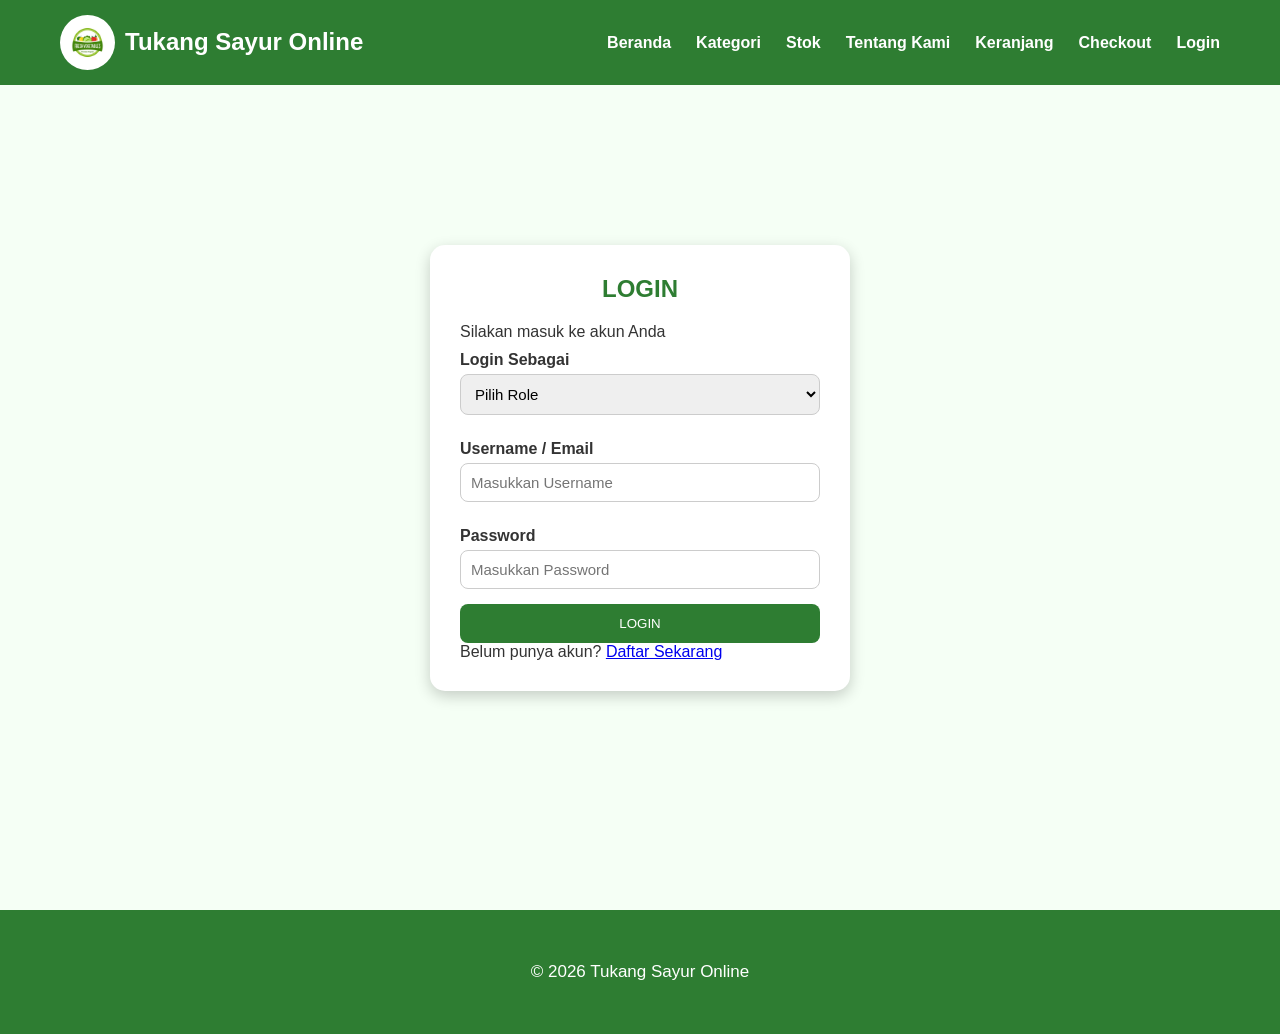
<file: index.html>
<!DOCTYPE html>
<html lang="id">

<head>
    <meta charset="UTF-8">
    <meta name="viewport" content="width=device-width, initial-scale=1.0">
    <title>Tukang Sayur Online</title>

    <link rel="stylesheet" href="style.css">
    
</head>

<body>

<script>
    // Cek apakah pelanggan sudah login
    if (localStorage.getItem("loginUser") !== "true") {
        window.location.href = "login.html";
    }
</script>
    <!-- ================= HEADER ================= -->

    <header>

        <div class="logo">

            <img src="logo.jpg" alt="Logo">

            <h2>Tukang Sayur Online</h2>

        </div>

        <nav>
        <a href="index.html">Beranda</a>
        <a href="kategori.html">Kategori</a>
        <a href="stook.html">stok</a>
        <a href="tentang.html">Tentang Kami</a>
        <a href="keranjang.html">Keranjang</a>
        <a href="checkout.html">Checkout</a>
        <a href="login.html">Login</a>
    </nav>

    </header>

    <!-- ================= BANNER ================= -->

    <section class="banner">

        <div class="banner-text">

            <h1>Selamat Datang di Tukang Sayur Online</h1>

            <p>
                Sayur segar langsung dari petani pilihan.
                Belanja mudah, cepat, dan berkualitas.
            </p>

            <a href="kategori.html" class="btn">
                Belanja Sekarang
            </a>

        </div>

        <div class="banner-image">

            <img src="banner.jpg" alt="Banner Sayur">

        </div>

    </section>
<div class="hero-search">
    <input type="text" id="searchInput" placeholder="🔍 Cari sayuran...">
    <button onclick="cariProduk()">Cari</button>
</div>
</section>
    <!-- ================= KATEGORI ================= -->

    <section class="kategori-home">

        <h2>Kategori Produk</h2>

        <div class="kategori-list">

            <div class="kategori-card">

                <img src="sayur-daun.jpg">

                <h3>Sayuran Daun</h3>

            </div>

            <div class="kategori-card">

                <img src="sayur-buah.jpg">

                <h3>Sayuran Buah</h3>

            </div>

            <div class="kategori-card">

                <img src="umbi.jpg">

                <h3>Umbian</h3>

            </div>

            <div class="kategori-card">

                <img src="bumbu.jpg">

                <h3>Bumbu Dapur</h3>

            </div>

        </div>

    </section>

    <!-- ================= PRODUK TERLARIS ================= -->

    <section class="produk-home">

        <h2>Produk Terlaris</h2>

        <div class="produk-list">

            <div class="produk-card">

                <img src="bayam.jpg">

                <h3>Bayam</h3>

                <p>250 gram / ikat</p>

                <h4>Rp5.000</h4>

                <a href="kategori.html" class="btn-beli">
                    Lihat Produk
                </a>

            </div>

            <div class="produk-card">

                <img src="tomat.jpg">

                <h3>Tomat</h3>

                <p>500 gram</p>

                <h4>Rp8.000</h4>

                <a href="kategori.html" class="btn-beli">
                    Lihat Produk
                </a>

            </div>

            <div class="produk-card">

                <img src="wortel.jpg">

                <h3>Wortel</h3>

                <p>500 gram</p>

                <h4>Rp10.000</h4>

                <a href="kategori.html" class="btn-beli">
                    Lihat Produk
                </a>

            </div>

            <div class="produk-card">

                <img src="cabai.jpg">

                <h3>Cabai Merah</h3>

                <p>250 gram</p>

                <h4>Rp18.000</h4>

                <a href="kategori.html" class="btn-beli">
                    Lihat Produk
                </a>

            </div>

        </div>

    </section>

    <!-- ================= KEUNGGULAN ================= -->

    <section class="keunggulan">

        <h2>Mengapa Memilih Kami?</h2>

        <div class="keunggulan-list">

            <div class="item">

                <h3>🥬 Sayur Segar</h3>

                <p>Dipanen setiap hari langsung dari petani.</p>

            </div>

            <div class="item">

                <h3>🚚 Pengiriman Cepat</h3>

                <p>Pesanan diproses dengan cepat dan aman.</p>

            </div>

            <div class="item">

                <h3>💰 Harga Terjangkau</h3>

                <p>Harga lebih hemat dengan kualitas terbaik.</p>

            </div>

            <div class="item">

                <h3>⭐ Kualitas Terjamin</h3>

                <p>Produk selalu dipilih sebelum dikirim.</p>

            </div>

        </div>

    </section>

    <!-- ================= TENTANG ================= -->

    <section class="tentang-singkat">

        <h2>Tentang Kami</h2>

        <p>

            Tukang Sayur Online merupakan website penjualan
            sayuran segar yang bertujuan memudahkan masyarakat
            memperoleh sayuran berkualitas tanpa harus datang ke pasar.

        </p>

        <a href="tentang.html" class="btn">
            Selengkapnya
        </a>

    </section>

    <!-- ================= FOOTER ================= -->

    <footer>

        <h3>Tukang Sayur Online</h3>

        <p>

            © 2026 Tukang Sayur Online.
            All Rights Reserved.

        </p>

    </footer>

    <script src="script.js"></script>

</body>

</html>
</file>
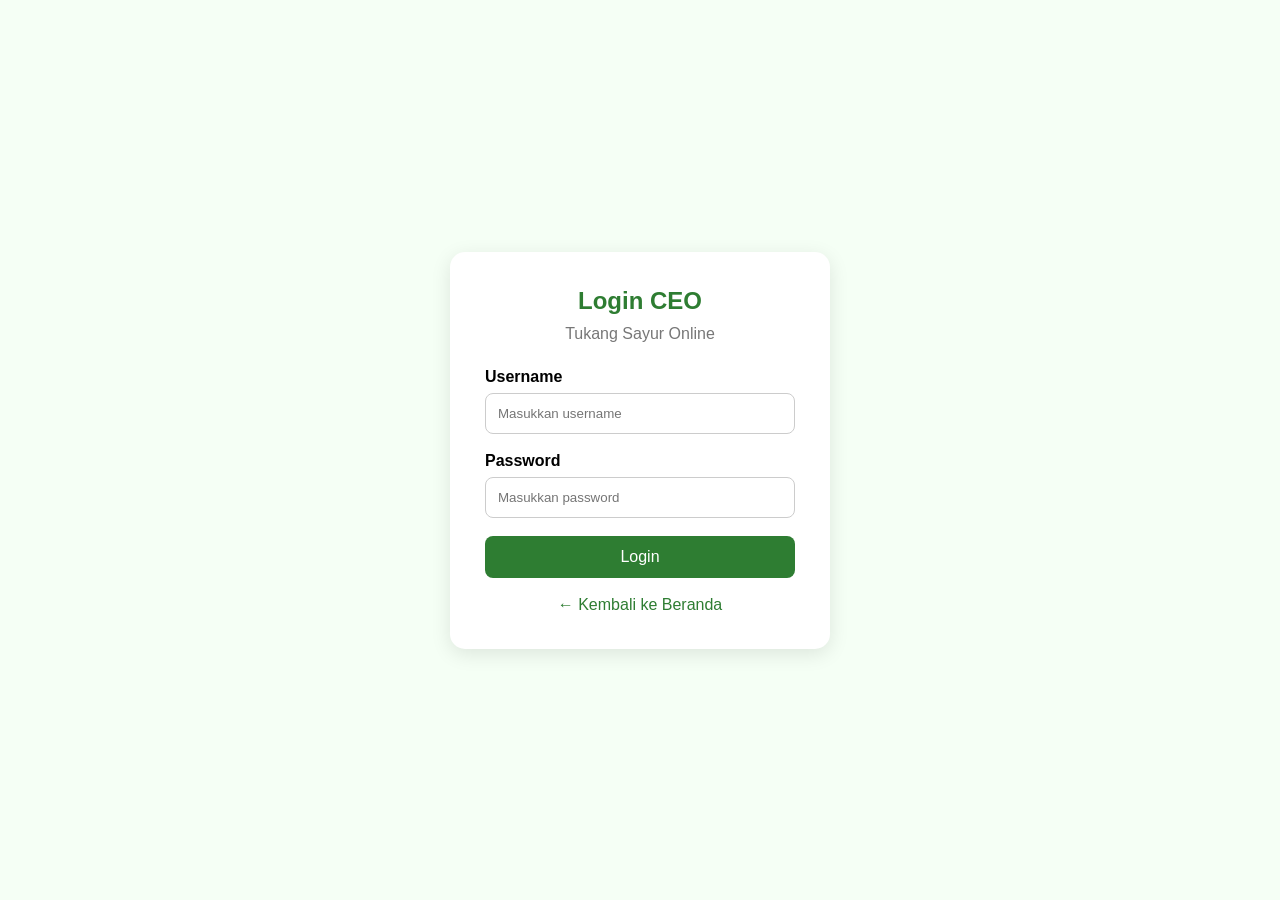
<file: ceo-login.html>
<!DOCTYPE html>
<html lang="id">
<head>
    <meta charset="UTF-8">
    <meta name="viewport" content="width=device-width, initial-scale=1.0">
    <title>Login CEO - Tukang Sayur Online</title>

    <style>
        * {
            box-sizing: border-box;
            margin: 0;
            padding: 0;
            font-family: Arial, sans-serif;
        }

        body {
            background: #f5fff5;
            min-height: 100vh;
            display: flex;
            justify-content: center;
            align-items: center;
        }

        .login-box {
            width: 380px;
            background: white;
            padding: 35px;
            border-radius: 15px;
            box-shadow: 0 5px 20px rgba(0,0,0,0.1);
        }

        .login-box h2 {
            text-align: center;
            color: #2e7d32;
            margin-bottom: 10px;
        }

        .login-box p {
            text-align: center;
            color: #777;
            margin-bottom: 25px;
        }

        label {
            display: block;
            margin-bottom: 7px;
            font-weight: bold;
        }

        input {
            width: 100%;
            padding: 12px;
            margin-bottom: 18px;
            border: 1px solid #ccc;
            border-radius: 8px;
        }

        button {
            width: 100%;
            padding: 12px;
            border: none;
            border-radius: 8px;
            background: #2e7d32;
            color: white;
            font-size: 16px;
            cursor: pointer;
        }

        button:hover {
            background: #256b2a;
        }

        .kembali {
            display: block;
            text-align: center;
            margin-top: 18px;
            color: #2e7d32;
            text-decoration: none;
        }
    </style>
</head>

<body>

<div class="login-box">

    <h2>Login CEO</h2>
    <p>Tukang Sayur Online</p>

    <form id="formCEO">

        <label>Username</label>
        <input type="text" id="username" placeholder="Masukkan username" required>

        <label>Password</label>
        <input type="password" id="password" placeholder="Masukkan password" required>

        <button type="submit">Login</button>

    </form>

    <a href="index.html" class="kembali">← Kembali ke Beranda</a>

</div>

<script>

document.getElementById("formCEO").addEventListener("submit", function(e) {

    e.preventDefault();

    const username = document.getElementById("username").value;
    const password = document.getElementById("password").value;

    /*
       Akun CEO sementara untuk prototype
    */

    if (username === "ceo" && password === "ceo123") {

        localStorage.setItem("loginCEO", "true");

        alert("Login CEO berhasil!");

        window.location.href = "ceo.html";

    } else {

        alert("Username atau password CEO salah!");

    }

});

</script>

</body>
</html>
</file>
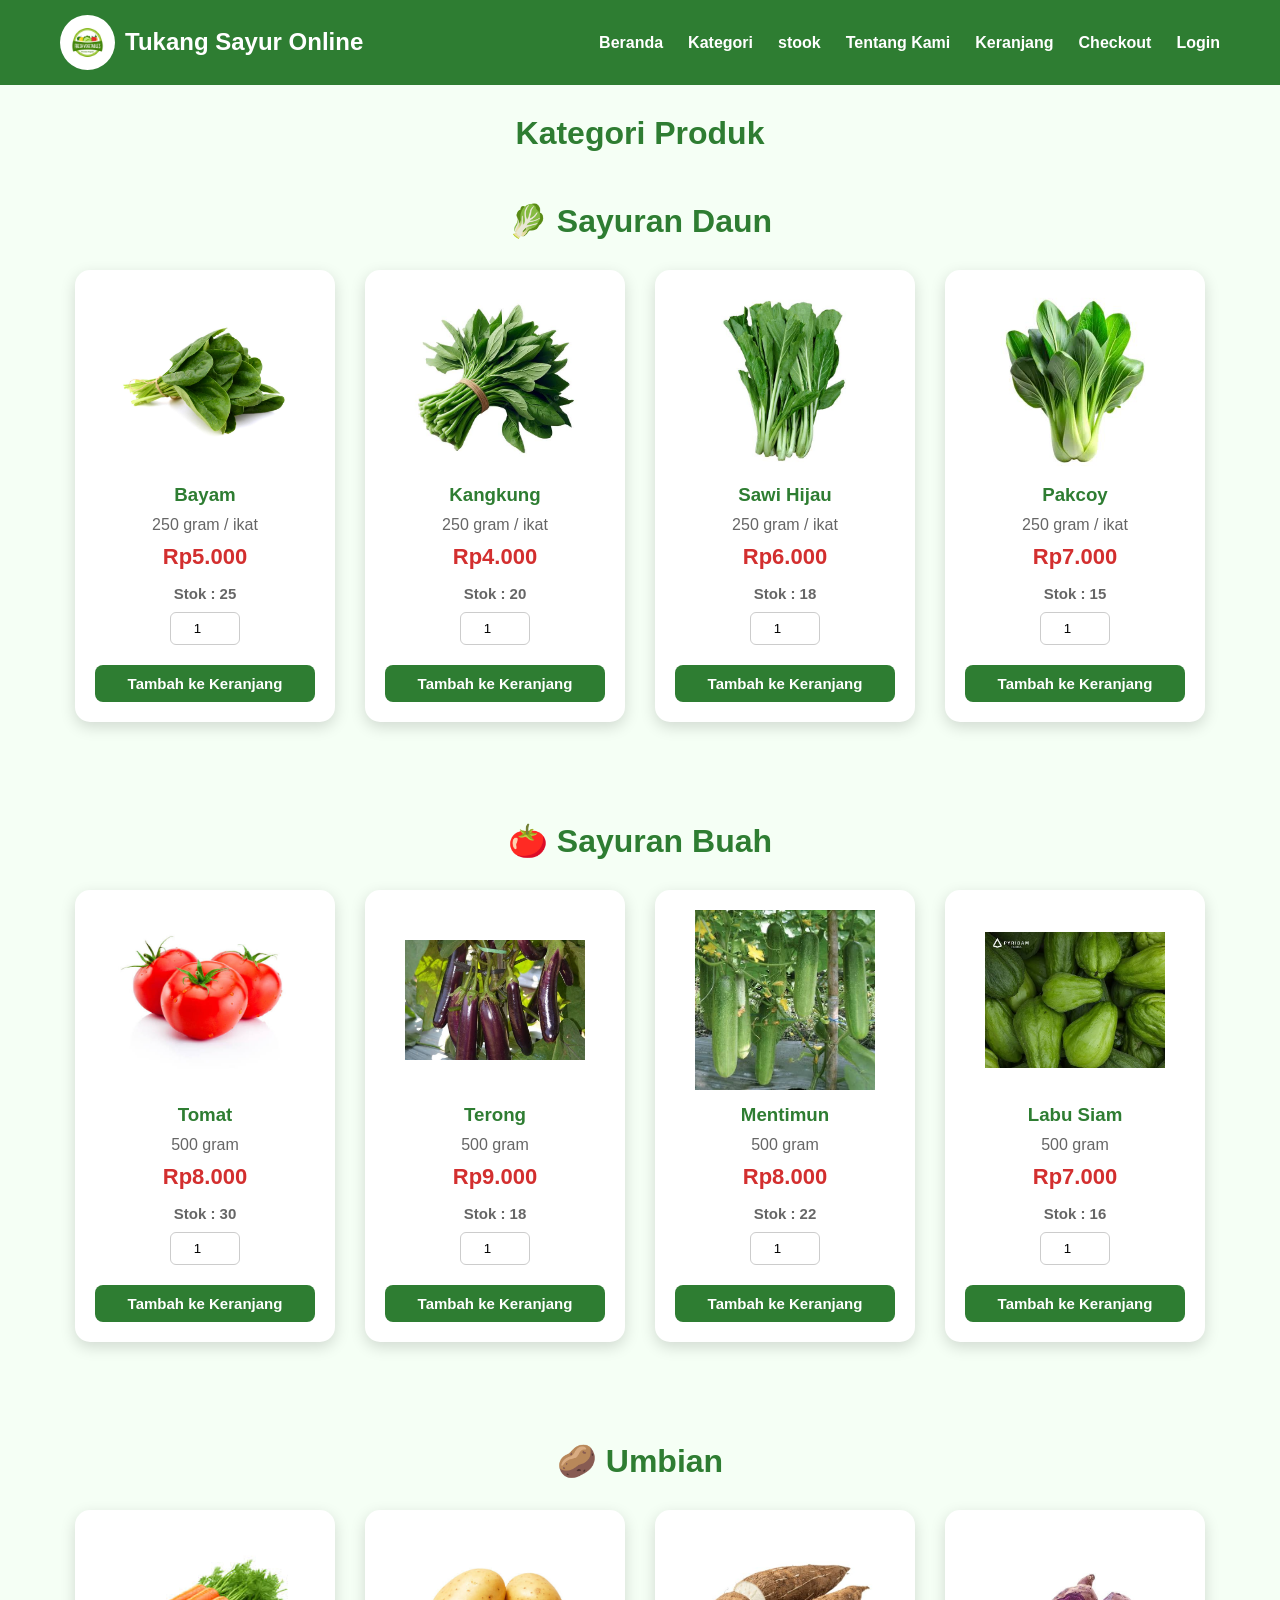
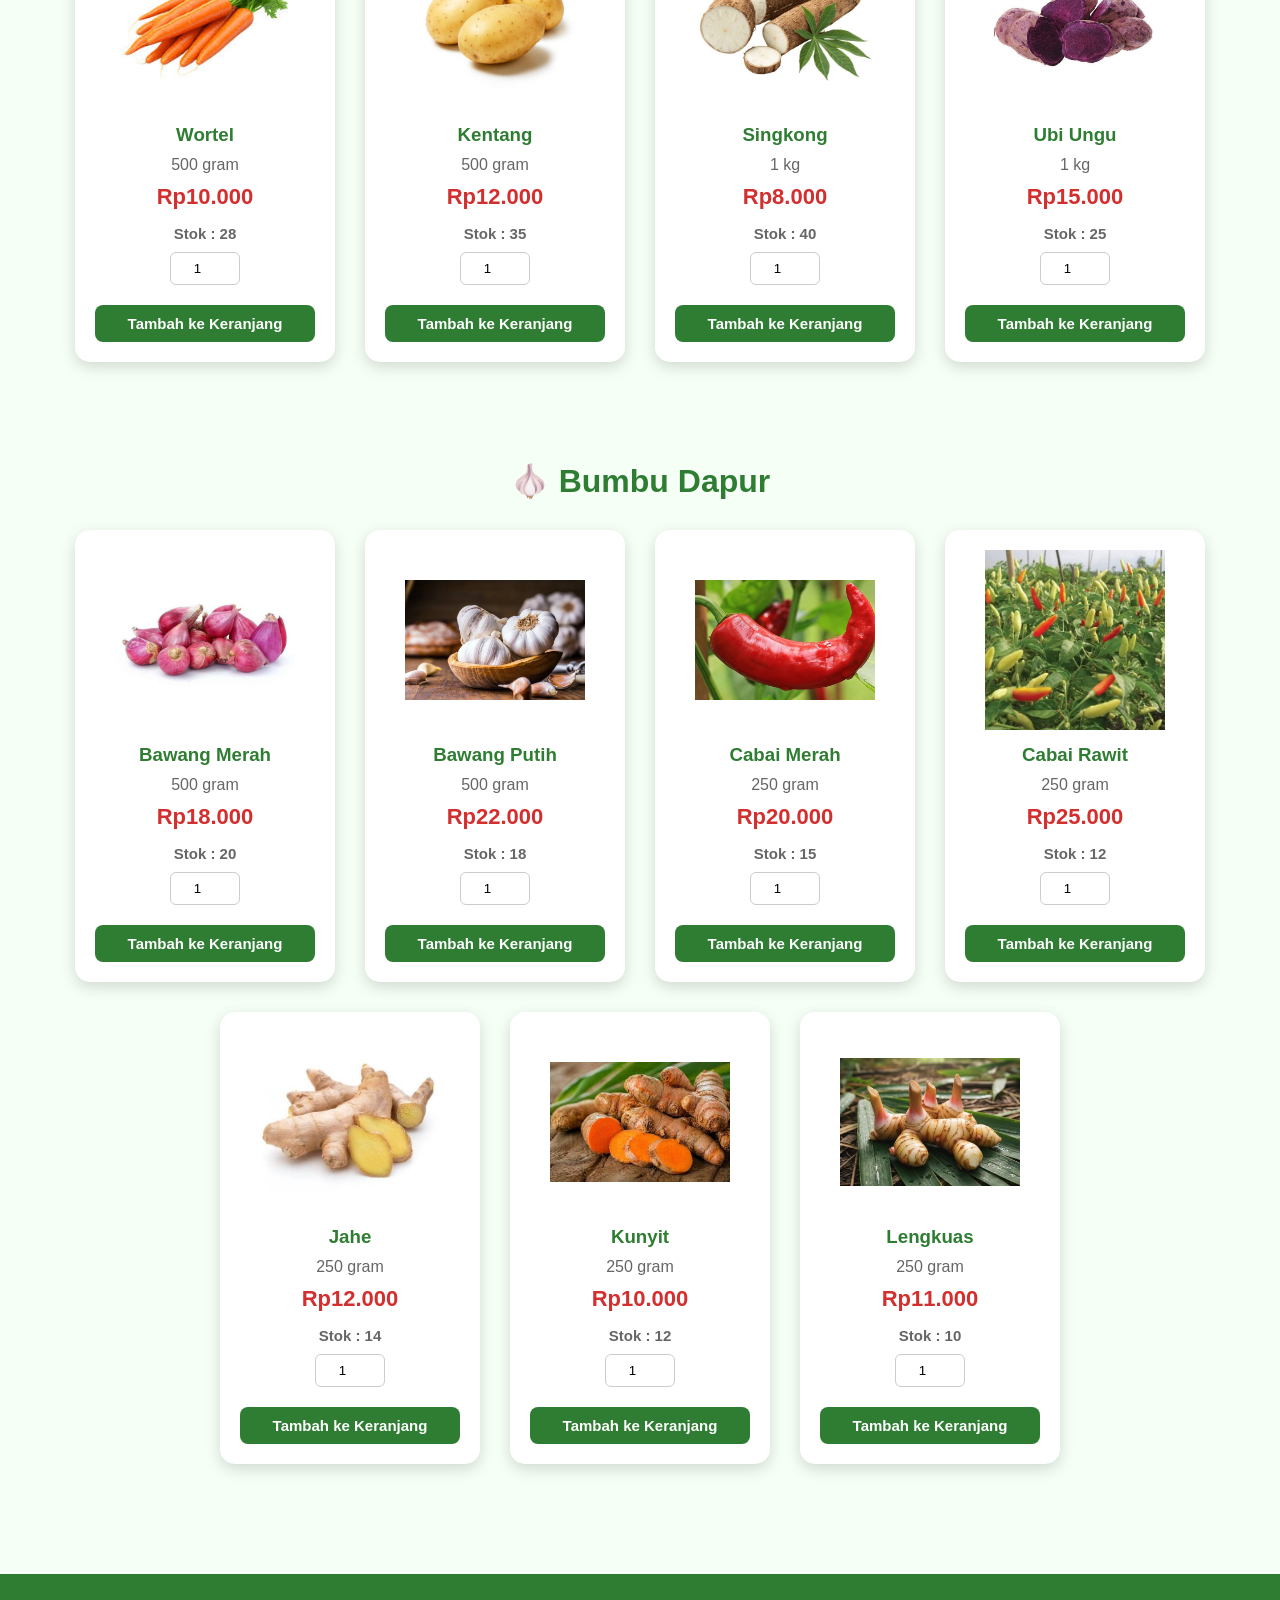
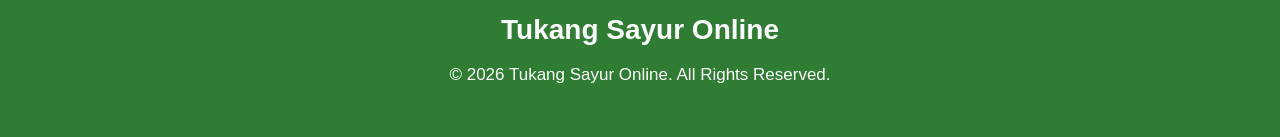
<file: kategori.html>
<!DOCTYPE html>
<html lang="id">
<head>
    <meta charset="UTF-8">
    <meta name="viewport" content="width=device-width, initial-scale=1.0">
    <title>Kategori - Tukang Sayur Online</title>

    <link rel="stylesheet" href="style.css">
</head>

<body>

<!-- HEADER -->
<header>

    <div class="logo">
        <img src="logo.jpg" alt="Logo">
        <h2>Tukang Sayur Online</h2>
    </div>

    <nav>
        <a href="index.html">Beranda</a>
        <a href="kategori.html">Kategori</a>
        <a href="stook.html">stook</a>
        <a href="tentang.html">Tentang Kami</a>
        <a href="keranjang.html">Keranjang</a>
        <a href="checkout.html">Checkout</a>
        <a href="login.html">Login</a>
    </nav>

</header>

<h1 style="text-align:center; margin-top:30px; color:#2e7d32;">
Kategori Produk
</h1>
<!-- ================= SAYURAN DAUN ================= -->

<section class="kategori">

    <h2>🥬 Sayuran Daun</h2>

    <div class="produk">

        <!-- Bayam -->
        <div class="produk-card">

            <img src="bayam.jpg" alt="Bayam">

            <h3>Bayam</h3>

            <p>250 gram / ikat</p>

            <h4>Rp5.000</h4>

         <p id="stok-Bayam" class="stok"></p>

            <input
                type="number"
                id="bayam"
                value="1"
                min="1">

            <button
                class="btn-keranjang"
                onclick="tambahKeranjang('Bayam',5000,'bayam')">

                Tambah ke Keranjang

            </button>

        </div>

        <!-- Kangkung -->
        <div class="produk-card">

            <img src="kangkung.jpg" alt="Kangkung">

            <h3>Kangkung</h3>

            <p>250 gram / ikat</p>

            <h4>Rp4.000</h4>

         <p id="stok-Kangkung" class="stok"></p>
            <input
                type="number"
                id="kangkung"
                value="1"
                min="1">

            <button
                class="btn-keranjang"
                onclick="tambahKeranjang('Kangkung',4000,'kangkung')">

                Tambah ke Keranjang

            </button>

        </div>

        <!-- Sawi Hijau -->
        <div class="produk-card">

            <img src="sawi.jpg" alt="Sawi Hijau">

            <h3>Sawi Hijau</h3>

            <p>250 gram / ikat</p>

            <h4>Rp6.000</h4>

         <p id="stok-Sawi Hijau" class="stok"></p>

            <input
                type="number"
                id="sawi"
                value="1"
                min="1">

            <button
                class="btn-keranjang"
                onclick="tambahKeranjang('Sawi Hijau',6000,'sawi')">

                Tambah ke Keranjang

            </button>

        </div>

        <!-- Pakcoy -->
        <div class="produk-card">

            <img src="pakcoy.jpg" alt="Pakcoy">

            <h3>Pakcoy</h3>

            <p>250 gram / ikat</p>

            <h4>Rp7.000</h4>

          <p id="stok-Pakcoy" class="stok"></p>

            <input
                type="number"
                id="pakcoy"
                value="1"
                min="1">

            <button
                class="btn-keranjang"
                onclick="tambahKeranjang('Pakcoy',7000,'pakcoy')">

                Tambah ke Keranjang

            </button>

        </div>

    </div>

</section>


<!-- ================= SAYURAN BUAH ================= -->
<!-- ================= SAYURAN BUAH ================= -->

<section class="kategori">

    <h2>🍅 Sayuran Buah</h2>

    <div class="produk">

        <!-- Tomat -->
        <div class="produk-card">

            <img src="tomat.jpg" alt="Tomat">

            <h3>Tomat</h3>

            <p>500 gram</p>

            <h4>Rp8.000</h4>

           <p id="stok-Tomat" class="stok"></p>

            <input
                type="number"
                id="tomat"
                value="1"
                min="1">

            <button
                class="btn-keranjang"
                onclick="tambahKeranjang('Tomat',8000,'tomat')">

                Tambah ke Keranjang

            </button>

        </div>

        <!-- Terong -->
        <div class="produk-card">

            <img src="terong.jpg" alt="Terong">

            <h3>Terong</h3>

            <p>500 gram</p>

            <h4>Rp9.000</h4>

            <p id="stok-Terong" class="stok"></p>



            <input
                type="number"
                id="terong"
                value="1"
                min="1">

            <button
                class="btn-keranjang"
                onclick="tambahKeranjang('Terong',9000,'terong')">

                Tambah ke Keranjang

            </button>

        </div>

        <!-- Mentimun -->
        <div class="produk-card">

            <img src="mentimun.jpg" alt="Mentimun">

            <h3>Mentimun</h3>

            <p>500 gram</p>

            <h4>Rp8.000</h4>

            <p id="stok-Mentimun" class="stok"></p>

            <input
                type="number"
                id="mentimun"
                value="1"
                min="1">

            <button
                class="btn-keranjang"
                onclick="tambahKeranjang('Mentimun',8000,'mentimun')">

                Tambah ke Keranjang

            </button>

        </div>

        <!-- Labu Siam -->
        <div class="produk-card">

            <img src="labusiam.jpg" alt="Labu Siam">

            <h3>Labu Siam</h3>

            <p>500 gram</p>

            <h4>Rp7.000</h4>

            
<p id="stok-Labu Siam" class="stok"></p>



            <input
                type="number"
                id="labusiam"
                value="1"
                min="1">

            <button
class="btn-keranjang"
onclick="tambahKeranjang('Labu Siam',7000,'labusiam')">

Tambah ke Keranjang

</button>

</div>

</div>

</section>
<!-- ================= UMBIAN ================= -->

<section class="kategori">

    <h2>🥔 Umbian</h2>

    <div class="produk">

        <!-- Wortel -->
        <div class="produk-card">

            <img src="wortel.jpg" alt="Wortel">

            <h3>Wortel</h3>

            <p>500 gram</p>

            <h4>Rp10.000</h4>
<p id="stok-Wortel" class="stok"></p>
            <input
                type="number"
                id="wortel"
                value="1"
                min="1">

            <button
                class="btn-keranjang"
                onclick="tambahKeranjang('Wortel',10000,'wortel')">

                Tambah ke Keranjang

            </button>

        </div>

        <!-- Kentang -->
        <div class="produk-card">

            <img src="kentang.jpg" alt="Kentang">

            <h3>Kentang</h3>

            <p>500 gram</p>

            <h4>Rp12.000</h4>

            <p id="stok-Kentang" class="stok"></p>
            <input
                type="number"
                id="kentang"
                value="1"
                min="1">

            <button
                class="btn-keranjang"
                onclick="tambahKeranjang('Kentang',12000,'kentang')">

                Tambah ke Keranjang

            </button>

        </div>

        <!-- Singkong -->
        <div class="produk-card">

            <img src="singkong.jpg" alt="Singkong">

            <h3>Singkong</h3>

            <p>1 kg</p>

            <h4>Rp8.000</h4>
            <p id="stok-Singkong" class="stok"></p>
            <input
                type="number"
                id="singkong"
                value="1"
                min="1">

            <button
                class="btn-keranjang"
                onclick="tambahKeranjang('Singkong',8000,'singkong')">

                Tambah ke Keranjang

            </button>

        </div>

        <!-- Ubi Ungu -->
        <div class="produk-card">

            <img src="ubiungu.jpg" alt="Ubi Ungu">

            <h3>Ubi Ungu</h3>

            <p>1 kg</p>

            <h4>Rp15.000</h4>

            <p id="stok-Ubi Ungu" class="stok"></p>
            <input
                type="number"
                id="ubiungu"
                value="1"
                min="1">

            <button
                class="btn-keranjang"
                onclick="tambahKeranjang('Ubi Ungu',15000,'ubiungu')">

                Tambah ke Keranjang

            </button>
        

</div>

</div>

</section>

<!-- ================= BUMBU DAPUR ================= -->

<section class="kategori">

    <h2>🧄 Bumbu Dapur</h2>

    <div class="produk">

        <!-- Bawang Merah -->
        <div class="produk-card">

            <img src="bawangmerah.jpg" alt="Bawang Merah">

            <h3>Bawang Merah</h3>

            <p>500 gram</p>

            <h4>Rp18.000</h4>

           <p id="stok-Bawang Merah" class="stok"></p>

            <input
                type="number"
                id="bawangmerah"
                value="1"
                min="1">

            <button
                class="btn-keranjang"
                onclick="tambahKeranjang('Bawang Merah',18000,'bawangmerah')">

                Tambah ke Keranjang

            </button>

        </div>

        <!-- Bawang Putih -->
        <div class="produk-card">

            <img src="bawangputih.jpg" alt="Bawang Putih">

            <h3>Bawang Putih</h3>

            <p>500 gram</p>

            <h4>Rp22.000</h4>

           <p id="stok-Bawang Putih" class="stok"></p>



            <input
                type="number"
                id="bawangputih"
                value="1"
                min="1">

            <button
                class="btn-keranjang"
                onclick="tambahKeranjang('Bawang Putih',22000,'bawangputih')">

                Tambah ke Keranjang

            </button>

        </div>

        <!-- Cabai Merah -->
        <div class="produk-card">

            <img src="cabai.jpg" alt="Cabai Merah">

            <h3>Cabai Merah</h3>

            <p>250 gram</p>

            <h4>Rp20.000</h4>

          <p id="stok-Cabai Merah" class="stok"></p>
            <input
                type="number"
                id="cabai"
                value="1"
                min="1">

            <button
                class="btn-keranjang"
                onclick="tambahKeranjang('Cabai Merah',20000,'cabai')">

                Tambah ke Keranjang

            </button>

        </div>

        <!-- Cabai Rawit -->
        <div class="produk-card">

            <img src="cabairawit.jpg" alt="Cabai Rawit">

            <h3>Cabai Rawit</h3>

            <p>250 gram</p>

            <h4>Rp25.000</h4>

            <p id="stok-Cabai Rawit" class="stok"></p>

            <input
                type="number"
                id="cabairawit"
                value="1"
                min="1">

            <button
                class="btn-keranjang"
                onclick="tambahKeranjang('Cabai Rawit',25000,'cabairawit')">

                Tambah ke Keranjang

            </button>

        </div>

        <!-- Jahe -->
        <div class="produk-card">

            <img src="jahe.jpg" alt="Jahe">

            <h3>Jahe</h3>

            <p>250 gram</p>

            <h4>Rp12.000</h4>

           <p id="stok-Jahe" class="stok"></p>

            <input
                type="number"
                id="jahe"
                value="1"
                min="1">

            <button
                class="btn-keranjang"
                onclick="tambahKeranjang('Jahe',12000,'jahe')">

                Tambah ke Keranjang

            </button>

        </div>

        <!-- Kunyit -->
        <div class="produk-card">

            <img src="kunyit.jpg" alt="Kunyit">

            <h3>Kunyit</h3>

            <p>250 gram</p>

            <h4>Rp10.000</h4>

            <p id="stok-Kunyit" class="stok"></p>

            <input
                type="number"
                id="kunyit"
                value="1"
                min="1">

            <button
                class="btn-keranjang"
                onclick="tambahKeranjang('Kunyit',10000,'kunyit')">

                Tambah ke Keranjang

            </button>

        </div>

        <!-- Lengkuas -->
        <div class="produk-card">

            <img src="lengkuas.jpg" alt="Lengkuas">

            <h3>Lengkuas</h3>

            <p>250 gram</p>

            <h4>Rp11.000</h4>

            <p id="stok-Lengkuas" class="stok"></p>

            <input
                type="number"
                id="lengkuas"
                value="1"
                min="1">

            <button
                class="btn-keranjang"
                onclick="tambahKeranjang('Lengkuas',11000,'lengkuas')">

                Tambah ke Keranjang

            </button>

        </div>

    </div>

</section>

<footer>

    <h3>Tukang Sayur Online</h3>

    <p>&copy; 2026 Tukang Sayur Online. All Rights Reserved.</p>

</footer>

<script>

let dataStok = JSON.parse(localStorage.getItem("stok"));

if(dataStok){

    for(let nama in dataStok){

        let elemen = document.getElementById("stok-" + nama);

        if(elemen){

            elemen.innerHTML = "Stok : " + dataStok[nama];

        }

    }

}

</script>
<script src="script.js"></script>

<script>

// ===============================
// TAMPILKAN HASIL PENCARIAN
// DARI BERANDA
// ===============================

document.addEventListener("DOMContentLoaded", function () {

    const parameter =
        new URLSearchParams(window.location.search);

    const pencarian =
        parameter.get("search");

    // Kalau tidak ada pencarian,
    // tampilkan semua produk seperti biasa
    if (!pencarian) {
        return;
    }

    const kataKunci =
        pencarian.toLowerCase().trim();

    const semuaProduk =
        document.querySelectorAll(".produk-card");

    let jumlahDitemukan = 0;

    // Cari semua produk di semua kategori
    semuaProduk.forEach(function (produk) {

        const namaProduk =
            produk.textContent.toLowerCase();

        if (namaProduk.includes(kataKunci)) {

            produk.style.display = "";

            jumlahDitemukan++;

        } else {

            produk.style.display = "none";

        }

    });


    // Sembunyikan kategori yang tidak memiliki
    // produk sesuai pencarian
    const semuaKategori =
        document.querySelectorAll(".kategori");

    semuaKategori.forEach(function (kategori) {

        const produkDiKategori =
            kategori.querySelectorAll(".produk-card");

        let adaProduk = false;

        produkDiKategori.forEach(function (produk) {

            if (produk.style.display !== "none") {

                adaProduk = true;

            }

        });

        if (adaProduk) {

            kategori.style.display = "";

        } else {

            kategori.style.display = "none";

        }

    });


    // Ubah judul halaman
    const judul =
        document.querySelector("body > h1");

    if (judul) {

        if (jumlahDitemukan > 0) {

            judul.innerHTML =
                'Hasil Pencarian: "' +
                pencarian +
                '"';

        } else {

            judul.innerHTML =
                'Produk "' +
                pencarian +
                '" Tidak Ditemukan';

        }

    }

});

</script>

</body>
</html>
</file>
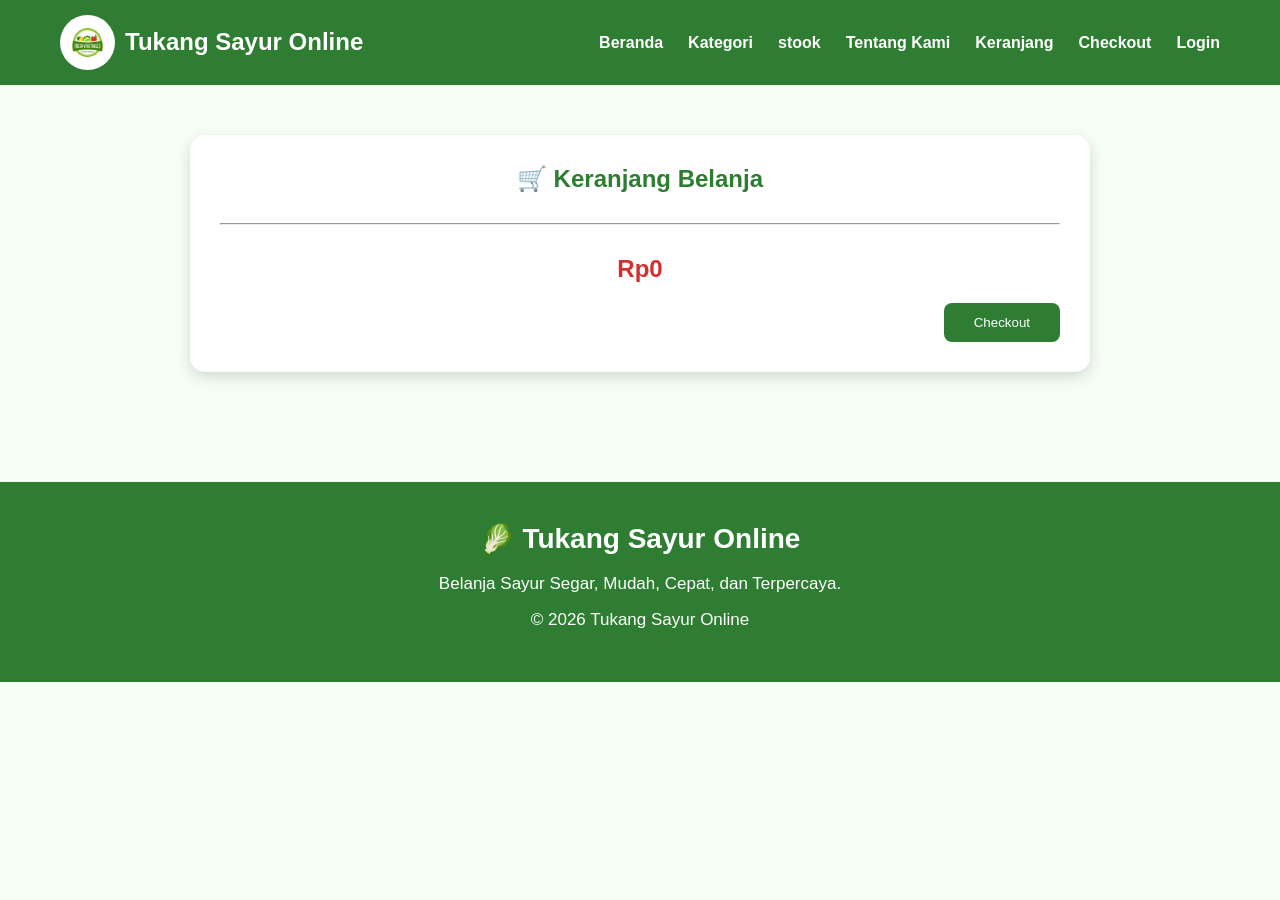
<file: keranjang.html>
<!DOCTYPE html>
<html lang="id">
<head>
    <meta charset="UTF-8">
    <meta name="viewport" content="width=device-width, initial-scale=1.0">
    <title>Keranjang - Tukang Sayur Online</title>

    <link rel="stylesheet" href="style.css">
</head>

<body>

<!-- ================= HEADER ================= -->

<header>

    <div class="logo">

        <img src="logo.jpg" alt="Logo">

        <h2>Tukang Sayur Online</h2>

    </div>
<nav>
        <a href="index.html">Beranda</a>
        <a href="kategori.html">Kategori</a>
        <a href="stook.html">stook</a>
        <a href="tentang.html">Tentang Kami</a>
        <a href="keranjang.html">Keranjang</a>
        <a href="checkout.html">Checkout</a>
        <a href="login.html">Login</a>
    </nav>

</header>

<!-- ================= KERANJANG ================= -->

<section class="keranjang">

    <div class="keranjang-card">

        <h2>🛒 Keranjang Belanja</h2>

        <!-- Produk akan muncul di sini -->
        <div id="daftarKeranjang">

        </div>

        <hr>

        <div class="total">

            <h2>
                <span id="totalBelanja">
    Rp0
</span>
            </h2>

            <button onclick="checkout()">

    Checkout

</button>

        </div>

    </div>

</section>

<!-- ================= FOOTER ================= -->

<footer>

    <h3>🥬 Tukang Sayur Online</h3>

    <p>Belanja Sayur Segar, Mudah, Cepat, dan Terpercaya.</p>

    <p>&copy; 2026 Tukang Sayur Online</p>

</footer>

<script src="script.js"></script>

</body>
</html>
</file>
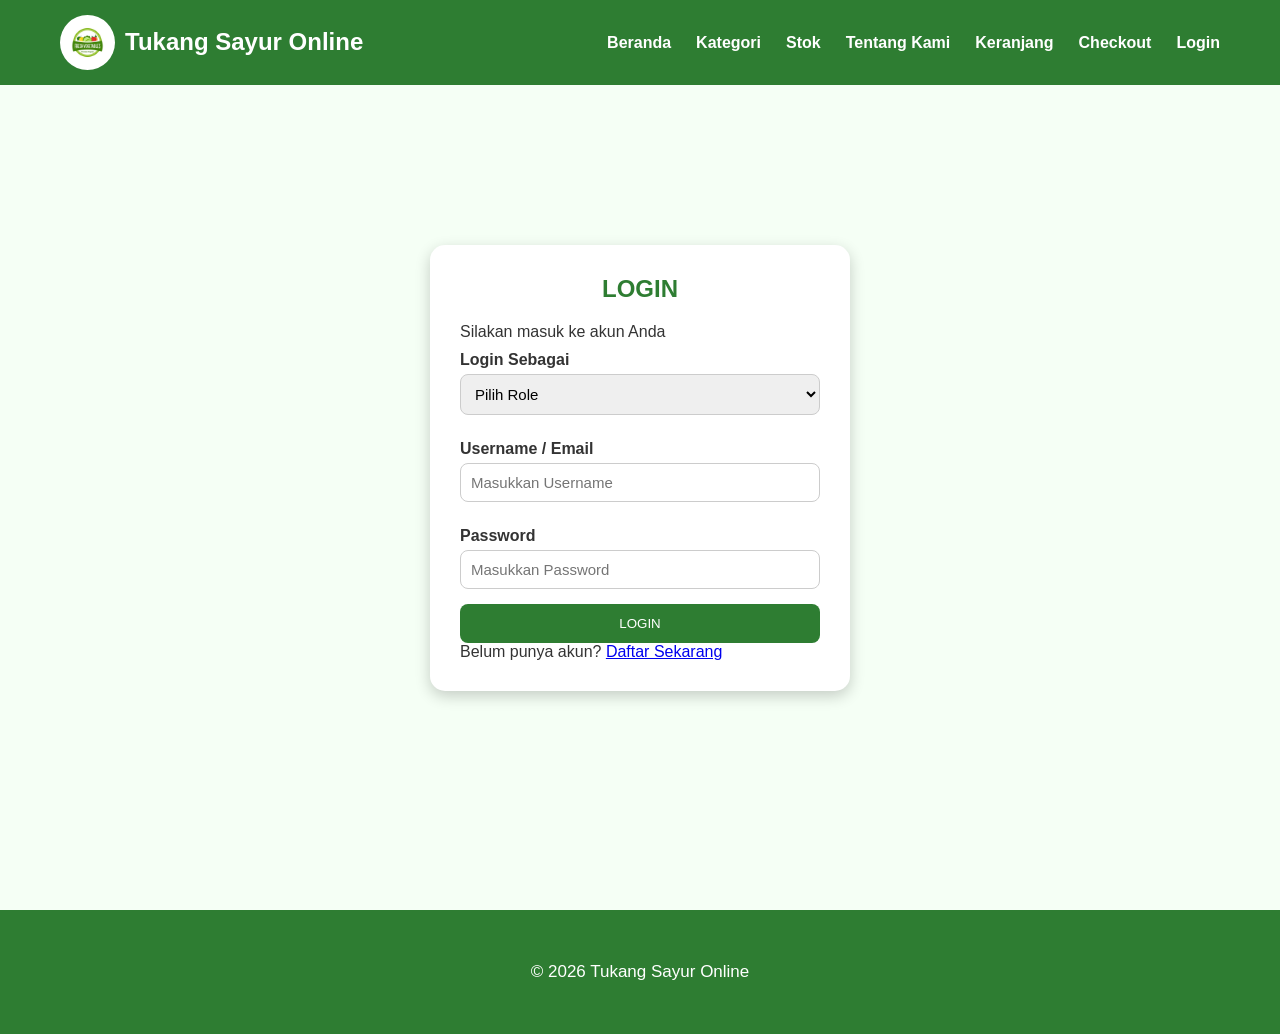
<file: login.html>
<!DOCTYPE html>
<html lang="id">
<head>
    <meta charset="UTF-8">
    <meta name="viewport" content="width=device-width, initial-scale=1.0">
    <title>Login - Tukang Sayur Online</title>

    <link rel="stylesheet" href="style.css">
</head>

<body>

<header>

    <div class="logo">
        <img src="logo.jpg" alt="Logo">
        <h2>Tukang Sayur Online</h2>
    </div>

    <nav>
        <a href="index.html">Beranda</a>
        <a href="kategori.html">Kategori</a>
        <a href="stook.html">Stok</a>
        <a href="tentang.html">Tentang Kami</a>
        <a href="keranjang.html">Keranjang</a>
        <a href="checkout.html">Checkout</a>
        <a href="login.html">Login</a>
    </nav>

</header>


<div class="login-container">

    <div class="login-box">

        <h2>LOGIN</h2>

        <p>Silakan masuk ke akun Anda</p>

        <form id="loginForm">

            <label for="role">Login Sebagai</label>

            <select id="role" required>
                <option value="">Pilih Role</option>
                <option value="User">User</option>
                <option value="Admin">Admin</option>
            </select>


            <label for="username">Username / Email</label>

            <input
                type="text"
                id="username"
                placeholder="Masukkan Username"
                required
            >


            <label for="password">Password</label>

            <input
                type="password"
                id="password"
                placeholder="Masukkan Password"
                required
            >


            <button type="submit">LOGIN</button>

        </form>

        <p class="daftar">
    Belum punya akun?
    <a href="daftar.html">Daftar Sekarang</a>
</p>

    </div>

</div>


<footer>

    <p>© 2026 Tukang Sayur Online</p>

</footer>


<script>

document.getElementById("loginForm").addEventListener("submit", function(event) {

    event.preventDefault();

    const role = document.getElementById("role").value;
    const username = document.getElementById("username").value.trim();
    const password = document.getElementById("password").value.trim();


    if (role === "") {
        alert("Silakan pilih role terlebih dahulu.");
        return;
    }


    if (username === "" || password === "") {
        alert("Username dan password wajib diisi.");
        return;
    }


    /* =========================
       LOGIN USER
       ========================= */

    if (role === "User") {

        localStorage.setItem("loginUser", "true");
        localStorage.setItem("usernameUser", username);

        alert("Login sebagai pelanggan berhasil!");

        window.location.href = "index.html";

        return;
    }


    /* =========================
       LOGIN ADMIN
       ========================= */

    if (role === "Admin") {

        /*
         * Akun admin sementara
         * Bisa kita ganti nanti
         */

        if (username === "admin" && password === "admin123") {

            localStorage.setItem("loginAdmin", "true");
            localStorage.setItem("usernameAdmin", username);

            alert("Login Admin berhasil!");

            window.location.href = "admin.html";

        } else {

            alert("Username atau password Admin salah.");

        }

    }

});

</script>

</body>
</html>
</file>
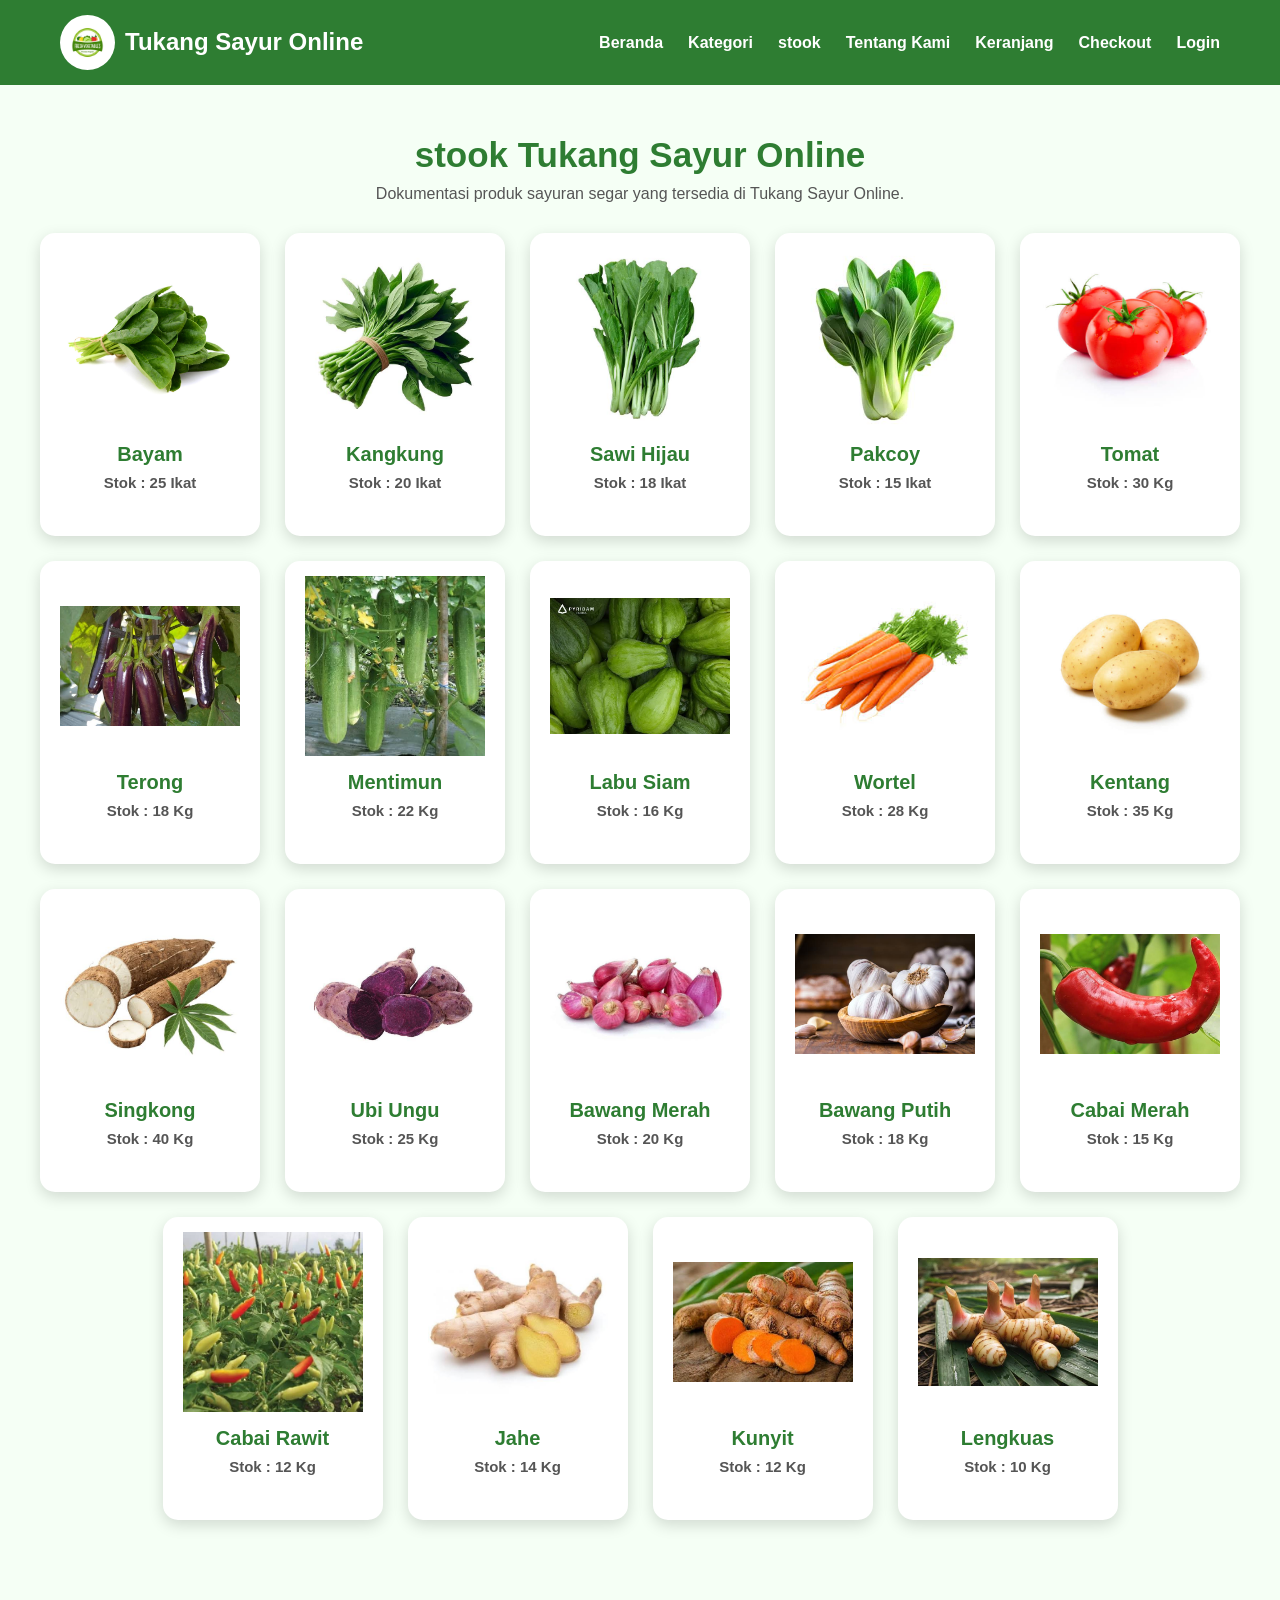
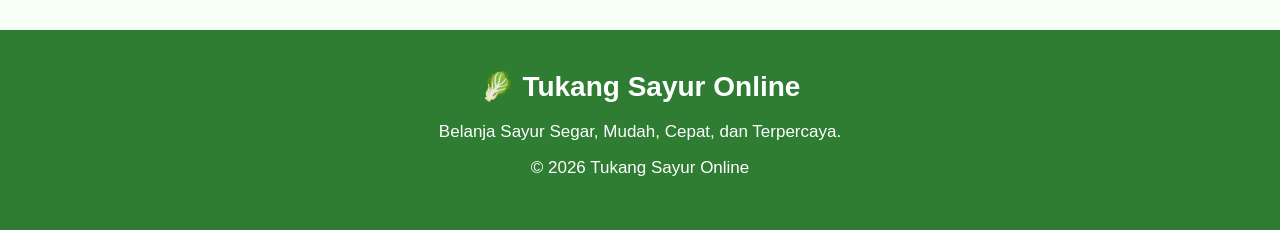
<file: stook.html>
<!DOCTYPE html>
<html lang="id">
<head>
    <meta charset="UTF-8">
    <meta name="viewport" content="width=device-width, initial-scale=1.0">
    <title>stook - Tukang Sayur Online</title>

    <link rel="stylesheet" href="style.css">
</head>

<body>

<!-- ================= HEADER ================= -->

<header>

    <div class="logo">
        <img src="logo.jpg" alt="Logo">
        <h2>Tukang Sayur Online</h2>
    </div>

    <nav>
        <a href="index.html">Beranda</a>
        <a href="kategori.html">Kategori</a>
        <a href="stook.html">stook</a>
        <a href="tentang.html">Tentang Kami</a>
        <a href="keranjang.html">Keranjang</a>
        <a href="checkout.html">Checkout</a>
        <a href="login.html">Login</a>
    </nav>

</header>

<!-- ================= GALERI ================= -->

<section class="galeri">

    <h1>stook Tukang Sayur Online</h1>

    <p>Dokumentasi produk sayuran segar yang tersedia di Tukang Sayur Online.</p>

    <div class="galeri-list">

        <div class="galeri-item">
            <img src="bayam.jpg" alt="Bayam">
            <h3>Bayam</h3>
            <p id="stok-Bayam" class="stok"></p>
        </div>

        <div class="galeri-item">
            <img src="kangkung.jpg" alt="Kangkung">
            <h3>Kangkung</h3>
            <p id="stok-Kangkung" class="stok"></p>
        </div>

        <div class="galeri-item">
            <img src="sawi.jpg" alt="Sawi Hijau">
            <h3>Sawi Hijau</h3>
            <p id="stok-Sawi Hijau" class="stok"></p>
        </div>

        <div class="galeri-item">
            <img src="pakcoy.jpg" alt="Pakcoy">
            <h3>Pakcoy</h3>
            <p id="stok-Pakcoy" class="stok"></p>
        </div>

        <div class="galeri-item">
            <img src="tomat.jpg" alt="Tomat">
            <h3>Tomat</h3>
            <p id="stok-Tomat" class="stok"></p>
        </div>

        <div class="galeri-item">
            <img src="terong.jpg" alt="Terong">
            <h3>Terong</h3>
            <p id="stok-Terong" class="stok"></p>
        </div>

        <div class="galeri-item">
            <img src="mentimun.jpg" alt="Mentimun">
            <h3>Mentimun</h3>
            <p id="stok-Mentimun" class="stok"></p>
        </div>

        <div class="galeri-item">
            <img src="labusiam.jpg" alt="Labu Siam">
            <h3>Labu Siam</h3>
            <p id="stok-Labu Siam" class="stok"></p>
        </div>

        <div class="galeri-item">
            <img src="wortel.jpg" alt="Wortel">
            <h3>Wortel</h3>
            <p id="stok-Wortel" class="stok"></p>
        </div>

        <div class="galeri-item">
            <img src="kentang.jpg" alt="Kentang">
            <h3>Kentang</h3>
            <p id="stok-Kentang" class="stok"></p>
        </div>

        <div class="galeri-item">
            <img src="singkong.jpg" alt="Singkong">
            <h3>Singkong</h3>
            <p id="stok-Singkong" class="stok"></p>
        </div>

        <div class="galeri-item">
            <img src="ubiungu.jpg" alt="Ubi Ungu">
            <h3>Ubi Ungu</h3>
            <p id="stok-Ubi Ungu" class="stok"></p>
        </div>

        <div class="galeri-item">
            <img src="bawangmerah.jpg" alt="Bawang Merah">
            <h3>Bawang Merah</h3>
            <p id="stok-Bawang Merah" class="stok"></p>
        </div>

        <div class="galeri-item">
            <img src="bawangputih.jpg" alt="Bawang Putih">
            <h3>Bawang Putih</h3>
            <p id="stok-Bawang Putih" class="stok"></p>
        </div>

        <div class="galeri-item">
            <img src="cabai.jpg" alt="Cabai Merah">
            <h3>Cabai Merah</h3>
            <p id="stok-Cabai Merah" class="stok"></p>
        </div>

        <div class="galeri-item">
            <img src="cabairawit.jpg" alt="Cabai Rawit">
            <h3>Cabai Rawit</h3>
            <p id="stok-Cabai Rawit" class="stok"></p>
        </div>

        <div class="galeri-item">
            <img src="jahe.jpg" alt="Jahe">
            <h3>Jahe</h3>
            <p id="stok-Jahe" class="stok"></p>
        </div>

        <div class="galeri-item">
            <img src="kunyit.jpg" alt="Kunyit">
            <h3>Kunyit</h3>
            <p id="stok-Kunyit" class="stok"></p>
        </div>

        <div class="galeri-item">
            <img src="lengkuas.jpg" alt="Lengkuas">
            <h3>Lengkuas</h3>
            <p id="stok-Lengkuas" class="stok"></p>
        </div>

    </div>

</section>

<!-- ================= FOOTER ================= -->

<footer>


    <h3>🥬 Tukang Sayur Online</h3>

    <p>Belanja Sayur Segar, Mudah, Cepat, dan Terpercaya.</p>

    <p>&copy; 2026 Tukang Sayur Online</p>

</footer>
</footer>

<script>

let stok = JSON.parse(localStorage.getItem("stok"));

if(stok){

    for(let nama in stok){

        let elemen = document.getElementById("stok-" + nama);

        if(elemen){

            if(
                nama=="Bayam" ||
                nama=="Kangkung" ||
                nama=="Sawi Hijau" ||
                nama=="Pakcoy"
            ){

                elemen.innerHTML = "Stok : " + stok[nama] + " Ikat";

            }else{

                elemen.innerHTML = "Stok : " + stok[nama] + " Kg";

            }

        }

    }

}

</script>

</body>
</html>
</file>
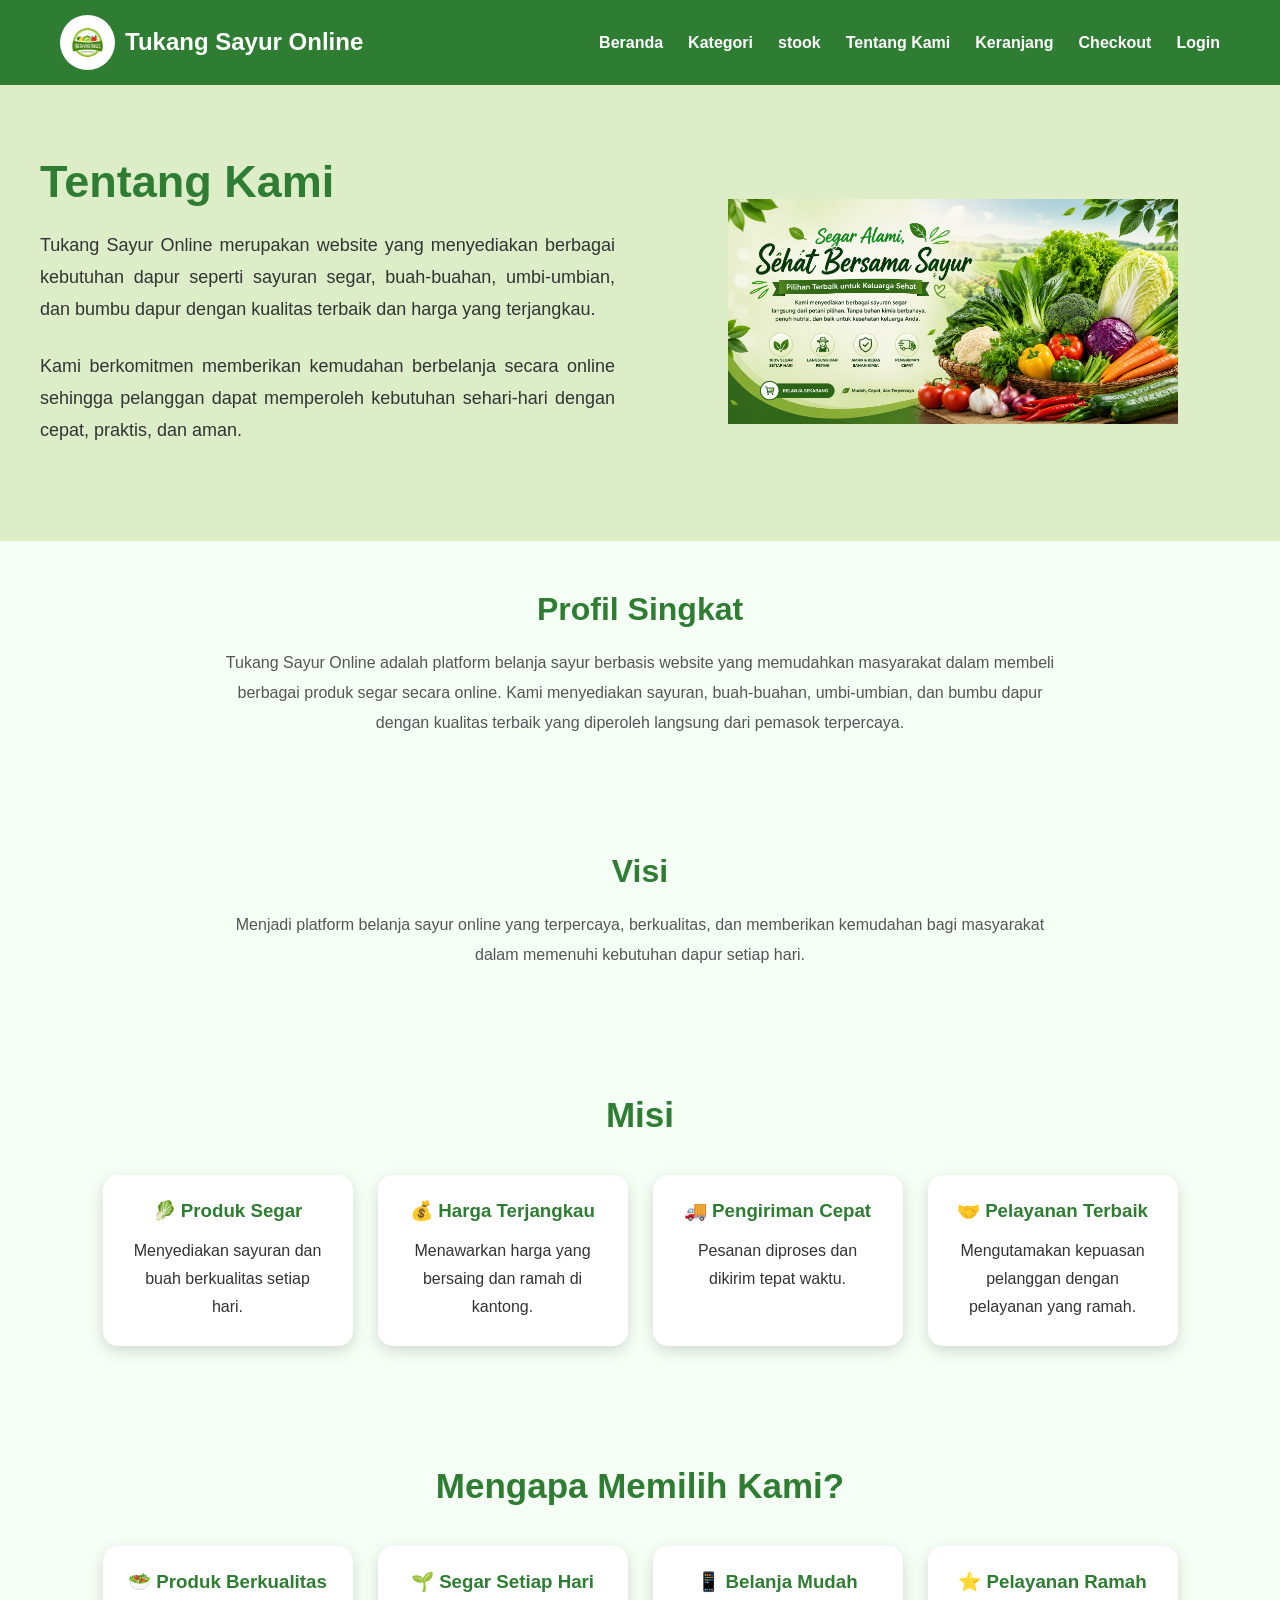
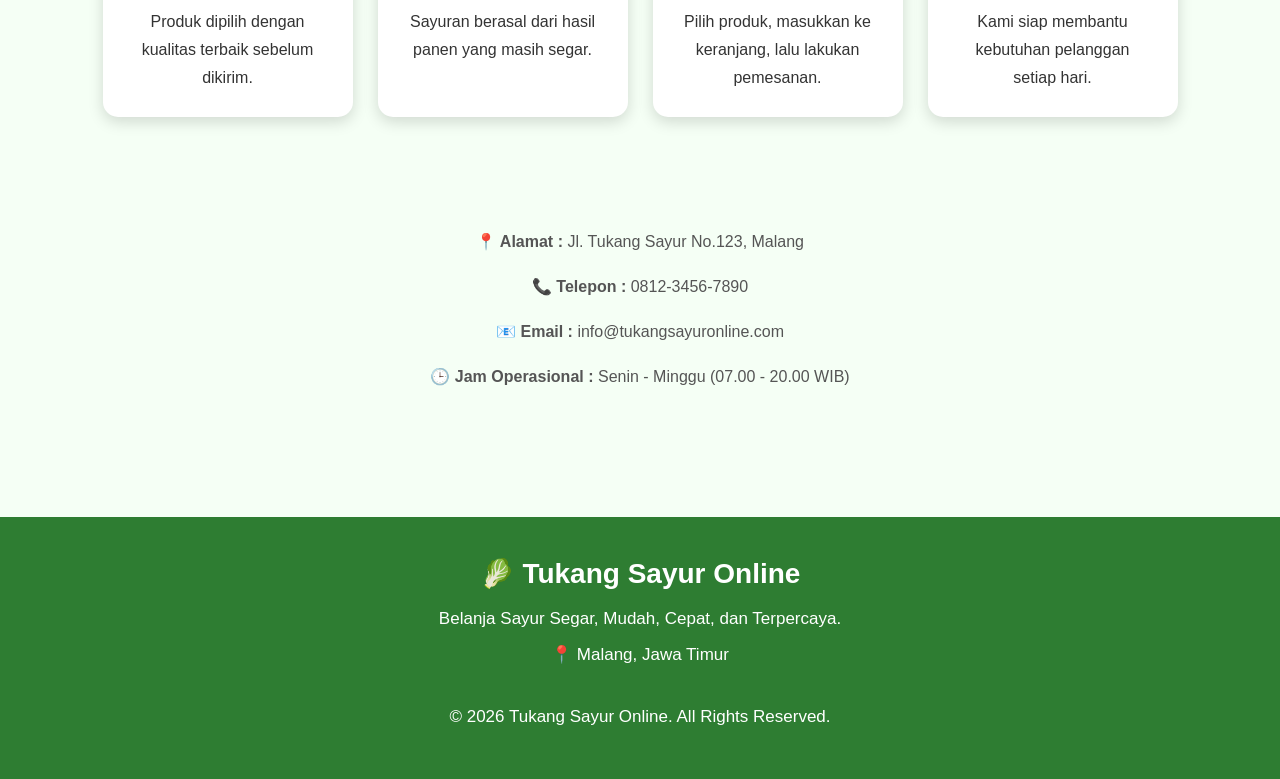
<file: tentang.html>
<!DOCTYPE html>
<html lang="id">
<head>
    <meta charset="UTF-8">
    <meta name="viewport" content="width=device-width, initial-scale=1.0">
    <title>Tentang Kami - Tukang Sayur Online</title>

    <link rel="stylesheet" href="style.css">
</head>

<body>

<!-- ================= HEADER ================= -->

<header>

    <div class="logo">
        <img src="logo.jpg" alt="Logo">
        <h2>Tukang Sayur Online</h2>
    </div>

    <nav>
        <a href="index.html">Beranda</a>
        <a href="kategori.html">Kategori</a>
        <a href="stook.html">stook</a>
        <a href="tentang.html">Tentang Kami</a>
        <a href="keranjang.html">Keranjang</a>
        <a href="checkout.html">Checkout</a>
        <a href="login.html">Login</a>
    </nav>
  

</header>

<!-- ================= BANNER ================= -->

<section class="banner">

    <div class="banner-text">

        <h1>Tentang Kami</h1>

        <p>
            Tukang Sayur Online merupakan website yang menyediakan
            berbagai kebutuhan dapur seperti sayuran segar,
            buah-buahan, umbi-umbian, dan bumbu dapur dengan kualitas
            terbaik dan harga yang terjangkau.
        </p>

        <p>
            Kami berkomitmen memberikan kemudahan berbelanja secara
            online sehingga pelanggan dapat memperoleh kebutuhan
            sehari-hari dengan cepat, praktis, dan aman.
        </p>

    </div>

    <div class="banner-image">
        <img src="banner-tentang.jpg" alt="Banner">
    </div>

</section>

<section class="tentang-singkat">

    <h2>Profil Singkat</h2>

    <p>
        Tukang Sayur Online adalah platform belanja sayur berbasis
        website yang memudahkan masyarakat dalam membeli berbagai
        produk segar secara online. Kami menyediakan sayuran,
        buah-buahan, umbi-umbian, dan bumbu dapur dengan kualitas
        terbaik yang diperoleh langsung dari pemasok terpercaya.
    </p>

</section>

<!-- VISI -->

<section class="tentang-singkat">

    <h2>Visi</h2>

    <p>
        Menjadi platform belanja sayur online yang terpercaya,
        berkualitas, dan memberikan kemudahan bagi masyarakat
        dalam memenuhi kebutuhan dapur setiap hari.
    </p>

</section>

<!-- ================= MISI ================= -->

<section class="keunggulan">

    <h2>Misi</h2>

    <div class="keunggulan-list">

        <div class="item">
            <h3>🥬 Produk Segar</h3>
            <p>Menyediakan sayuran dan buah berkualitas setiap hari.</p>
        </div>

        <div class="item">
            <h3>💰 Harga Terjangkau</h3>
            <p>Menawarkan harga yang bersaing dan ramah di kantong.</p>
        </div>

        <div class="item">
            <h3>🚚 Pengiriman Cepat</h3>
            <p>Pesanan diproses dan dikirim tepat waktu.</p>
        </div>

        <div class="item">
            <h3>🤝 Pelayanan Terbaik</h3>
            <p>Mengutamakan kepuasan pelanggan dengan pelayanan yang ramah.</p>
        </div>

    </div>

</section>

<!-- ================= MENGAPA MEMILIH KAMI ================= -->

<section class="keunggulan">

    <h2>Mengapa Memilih Kami?</h2>

    <div class="keunggulan-list">

        <div class="item">
            <h3>🥗 Produk Berkualitas</h3>
            <p>Produk dipilih dengan kualitas terbaik sebelum dikirim.</p>
        </div>

        <div class="item">
            <h3>🌱 Segar Setiap Hari</h3>
            <p>Sayuran berasal dari hasil panen yang masih segar.</p>
        </div>

        <div class="item">
            <h3>📱 Belanja Mudah</h3>
            <p>Pilih produk, masukkan ke keranjang, lalu lakukan pemesanan.</p>
        </div>

        <div class="item">
            <h3>⭐ Pelayanan Ramah</h3>
            <p>Kami siap membantu kebutuhan pelanggan setiap hari.</p>
        </div>

    </div>

</section>
<!-- ================= KONTAK KAMI ================= -->

<section class="tentang-singkat">

<p><strong>📍 Alamat :</strong> Jl. Tukang Sayur No.123, Malang</p>

<p><strong>📞 Telepon :</strong> 0812-3456-7890</p>

<p><strong>📧 Email :</strong> info@tukangsayuronline.com</p>

<p><strong>🕒 Jam Operasional :</strong> Senin - Minggu (07.00 - 20.00 WIB)</p>

</section>

<!-- ================= FOOTER ================= -->

<footer>

    <h3>🥬 Tukang Sayur Online</h3>

    <p>Belanja Sayur Segar, Mudah, Cepat, dan Terpercaya.</p>

    <p>📍 Malang, Jawa Timur</p>

    <br>

    <p>&copy; 2026 Tukang Sayur Online. All Rights Reserved.</p>

</footer>

</body>

</html>
</file>
<file: style.css>
/* =========================================================
   TUKANG SAYUR ONLINE
   CSS LENGKAP + RESPONSIVE HP
========================================================= */


/* =========================
   RESET
========================= */

* {
    margin: 0;
    padding: 0;
    box-sizing: border-box;
}

html {
    width: 100%;
    max-width: 100%;
    overflow-x: hidden;
}

body {
    width: 100%;
    min-height: 100vh;
    margin: 0;
    padding: 0;
    font-family: Arial, Helvetica, sans-serif;
    background: #f5fff5;
    color: #333;
    overflow-x: hidden;
}

/* Supaya gambar tidak keluar layar */
img {
    max-width: 100%;
    height: auto;
}


/* =========================
   HEADER
========================= */

header {
    width: 100%;
    background: #2e7d32;
    color: white;

    display: flex;
    justify-content: space-between;
    align-items: center;

    padding: 15px 60px;

    position: sticky;
    top: 0;
    z-index: 999;
}

.logo {
    display: flex;
    align-items: center;
    gap: 10px;
}

.logo img {
    width: 55px;
    height: 55px;
    border-radius: 50%;
    object-fit: cover;
}

.logo h2 {
    font-size: 24px;
    line-height: 1.2;
}


/* =========================
   NAVBAR
========================= */

nav {
    display: flex;
    align-items: center;
    gap: 25px;
}

nav a {
    text-decoration: none;
    color: white;
    font-weight: bold;
    transition: 0.3s;
}

nav a:hover {
    color: #ffe082;
}


/* =========================
   BANNER
========================= */

.banner {
    width: 100%;

    display: flex;
    justify-content: center;
    align-items: center;

    gap: 50px;
    padding: 70px 40px;

    background: #dcedc8;

    flex-wrap: wrap;
}

.banner-text {
    flex: 1;
    width: 50%;
    max-width: 600px;
    min-width: 0;
}

.banner-text h1 {
    font-size: 45px;
    line-height: 1.2;

    color: #2e7d32;

    margin-bottom: 20px;

    overflow-wrap: break-word;
}

.banner-text p {
    font-size: 18px;
    line-height: 32px;

    text-align: justify;

    margin-bottom: 25px;

    overflow-wrap: break-word;
}

.banner-image {
    flex: 1;
    width: 45%;
    min-width: 0;

    text-align: center;
}

.banner-image img {
    width: 100%;
    max-width: 450px;
    height: auto;

    object-fit: contain;
}


/* =========================
   BUTTON UMUM
========================= */

.btn {
    display: inline-block;

    background: #2e7d32;
    color: white;

    text-decoration: none;

    padding: 14px 30px;

    border-radius: 10px;

    transition: 0.3s;
}

.btn:hover {
    background: #1b5e20;
}


/* =========================
   KATEGORI BERANDA
========================= */

.kategori-home {
    width: 100%;
    padding: 60px 20px;
    text-align: center;
}

.kategori-home h2 {
    font-size: 35px;
    line-height: 1.3;

    color: #2e7d32;

    margin-bottom: 40px;

    overflow-wrap: break-word;
}

.kategori-list {
    width: 100%;

    display: flex;
    justify-content: center;
    flex-wrap: wrap;

    gap: 30px;
}

.kategori-card {
    width: 220px;
    max-width: 100%;

    background: white;

    border-radius: 15px;

    padding: 20px;

    box-shadow: 0 5px 15px rgba(0, 0, 0, 0.15);

    transition: 0.3s;
}

.kategori-card:hover {
    transform: translateY(-10px);
}

.kategori-card img {
    width: 140px;
    height: 140px;

    max-width: 100%;

    object-fit: contain;
}

.kategori-card h3 {
    margin-top: 15px;

    color: #2e7d32;

    overflow-wrap: break-word;
}


/* =========================
   PRODUK TERLARIS
========================= */

.produk-home {
    width: 100%;

    padding: 60px 20px;

    background: #f9fff6;

    text-align: center;
}

.produk-home h2 {
    font-size: 35px;
    line-height: 1.3;

    color: #2e7d32;

    margin-bottom: 40px;

    overflow-wrap: break-word;
}

.produk-list {
    width: 100%;

    display: flex;
    justify-content: center;
    flex-wrap: wrap;

    gap: 30px;
}


/* =========================
   PRODUK CARD
========================= */

.produk-card {
    width: 260px;
    max-width: 100%;

    background: white;

    border-radius: 15px;

    padding: 20px;

    box-shadow: 0 5px 15px rgba(0, 0, 0, 0.15);

    transition: 0.3s;
}

.produk-card:hover {
    transform: translateY(-8px);
}

.produk-card img {
    width: 180px;
    height: 180px;

    max-width: 100%;

    object-fit: contain;
}

.produk-card h3 {
    color: #2e7d32;

    margin: 10px 0;

    overflow-wrap: break-word;
}

.produk-card p {
    margin: 10px 0;

    color: #666;

    overflow-wrap: break-word;
}

.produk-card h4 {
    color: #d32f2f;

    margin: 10px 0 15px;

    font-size: 22px;

    overflow-wrap: break-word;
}


/* =========================
   TOMBOL PRODUK
========================= */

.btn-beli {
    display: block;

    width: 100%;

    text-decoration: none;

    background: #2e7d32;
    color: white;

    padding: 10px;

    border-radius: 8px;

    transition: 0.3s;
}

.btn-beli:hover {
    background: #1b5e20;
}

.btn-keranjang,
.btn-checkout {
    width: 100%;

    padding: 10px;

    margin-top: 10px;

    border: none;

    border-radius: 8px;

    cursor: pointer;

    font-size: 15px;

    font-weight: bold;
}

.btn-keranjang {
    background: #2e7d32;
    color: white;
}

.btn-keranjang:hover {
    background: #1b5e20;
}

.btn-checkout {
    background: #ff9800;
    color: white;
}

.btn-checkout:hover {
    background: #ef6c00;
}


/* =========================
   INPUT JUMLAH PRODUK
========================= */

.produk-card input {
    width: 70px;

    padding: 8px;

    text-align: center;

    border: 1px solid #ccc;

    border-radius: 6px;

    margin: 10px auto;

    display: block;
}


/* =========================
   KEUNGGULAN
========================= */

.keunggulan {
    width: 100%;

    padding: 60px 20px;

    text-align: center;
}

.keunggulan h2 {
    color: #2e7d32;

    font-size: 35px;

    margin-bottom: 40px;
}

.keunggulan-list {
    width: 100%;

    display: flex;
    justify-content: center;
    flex-wrap: wrap;

    gap: 25px;
}

.item {
    width: 250px;
    max-width: 100%;

    background: white;

    border-radius: 15px;

    padding: 25px;

    box-shadow: 0 5px 15px rgba(0, 0, 0, 0.15);
}

.item h3 {
    color: #2e7d32;

    margin-bottom: 15px;

    overflow-wrap: break-word;
}

.item p {
    width: 100%;

    text-align: center;

    line-height: 28px;

    overflow-wrap: break-word;
}


/* =========================
   HALAMAN KATEGORI
========================= */

.kategori {
    width: 100%;

    padding: 50px 20px;

    text-align: center;
}

.kategori h2 {
    color: #2e7d32;

    margin-bottom: 30px;

    font-size: 32px;

    overflow-wrap: break-word;
}

.produk {
    width: 100%;

    display: flex;
    flex-wrap: wrap;

    justify-content: center;

    gap: 30px;
}


/* =========================
   LOGIN & REGISTER
========================= */

.login-container,
.register-container {
    width: 100%;

    min-height: 85vh;

    display: flex;

    justify-content: center;

    align-items: center;

    padding: 30px 20px;
}

.login-box,
.register-box {
    width: 420px;
    max-width: 100%;

    background: white;

    padding: 30px;

    border-radius: 15px;

    box-shadow: 0 5px 15px rgba(0, 0, 0, 0.2);
}

.login-box h2,
.register-box h2 {
    text-align: center;

    color: #2e7d32;

    margin-bottom: 20px;

    overflow-wrap: break-word;
}

.login-box form,
.register-box form {
    display: flex;

    flex-direction: column;
}

.login-box label,
.register-box label {
    margin-top: 10px;

    font-weight: bold;

    overflow-wrap: break-word;
}

.login-box input,
.register-box input,
.login-box select,
.register-box select,
.login-box textarea,
.register-box textarea {
    width: 100%;

    margin-top: 5px;

    margin-bottom: 15px;

    padding: 10px;

    border-radius: 8px;

    border: 1px solid #ccc;

    font-size: 15px;
}

.login-box button,
.register-box button {
    padding: 12px;

    background: #2e7d32;

    color: white;

    border: none;

    border-radius: 8px;

    cursor: pointer;
}

.login-box button:hover,
.register-box button:hover {
    background: #1b5e20;
}


/* =========================
   KERANJANG
========================= */

.keranjang {
    width: 100%;

    display: flex;

    justify-content: center;

    align-items: flex-start;

    padding: 50px 20px;
}

.keranjang-card {
    width: 900px;
    max-width: 100%;

    background: #fff;

    border-radius: 15px;

    padding: 30px;

    box-shadow: 0 5px 15px rgba(0, 0, 0, 0.15);
}

.keranjang-card h2 {
    text-align: center;

    color: #2e7d32;

    margin-bottom: 30px;

    overflow-wrap: break-word;
}

#daftarKeranjang {
    width: 100%;

    margin-top: 20px;
}

.produk-keranjang {
    width: 100%;

    display: flex;

    justify-content: space-between;

    align-items: center;

    gap: 20px;

    padding: 20px 0;

    border-bottom: 1px solid #ddd;
}

.produk-info {
    display: flex;

    align-items: center;

    gap: 20px;

    min-width: 0;
}

.produk-info img {
    width: 90px;
    height: 90px;

    object-fit: contain;

    flex-shrink: 0;
}

.produk-detail {
    min-width: 0;
}

.produk-detail h3 {
    color: #2e7d32;

    margin-bottom: 8px;

    overflow-wrap: break-word;
}

.produk-detail p {
    color: #666;

    overflow-wrap: break-word;
}

.qty {
    display: flex;

    align-items: center;

    gap: 10px;

    flex-shrink: 0;
}

.qty button {
    width: 35px;
    height: 35px;

    border: none;

    border-radius: 50%;

    background: #2e7d32;

    color: white;

    cursor: pointer;

    font-size: 18px;
}

.qty span {
    font-size: 18px;

    font-weight: bold;
}

.subtotal {
    color: #d32f2f;

    font-weight: bold;

    white-space: nowrap;
}

.btn-hapus {
    padding: 8px 15px;

    border: none;

    border-radius: 8px;

    background: #e53935;

    color: white;

    cursor: pointer;
}

.btn-hapus:hover {
    background: #c62828;
}

.total {
    margin-top: 30px;

    text-align: right;
}

.total h2 {
    color: #d32f2f;

    margin-bottom: 20px;
}

.total button {
    padding: 12px 30px;

    border: none;

    border-radius: 8px;

    background: #2e7d32;

    color: white;

    cursor: pointer;
}

.total button:hover {
    background: #1b5e20;
}


/* =========================
   TENTANG
========================= */

.tentang-singkat {
    width: 100%;

    padding: 50px 20px;

    display: flex;

    flex-direction: column;

    align-items: center;

    text-align: center;
}

.tentang-singkat h2 {
    color: #2e7d32;

    font-size: 32px;

    margin-bottom: 20px;
}

.tentang-singkat p {
    max-width: 850px;

    width: 100%;

    line-height: 30px;

    color: #555;

    margin-bottom: 15px;

    overflow-wrap: break-word;
}


/* =========================
   CHECKOUT
========================= */

.checkout-container {
    width: 100%;

    display: flex;

    justify-content: center;

    align-items: center;

    padding: 50px 20px;
}

.checkout-box {
    width: 800px;
    max-width: 100%;

    background: #fff;

    padding: 30px;

    border-radius: 15px;

    box-shadow: 0 5px 15px rgba(0, 0, 0, 0.15);
}

.checkout-box h2 {
    text-align: center;

    color: #2e7d32;

    margin-bottom: 30px;

    overflow-wrap: break-word;
}

.checkout-box form {
    display: flex;

    flex-direction: column;
}

.checkout-box label {
    margin-top: 15px;

    margin-bottom: 8px;

    font-weight: bold;
}

.checkout-box input,
.checkout-box textarea,
.checkout-box select {
    width: 100%;

    padding: 12px;

    border: 1px solid #ccc;

    border-radius: 8px;

    margin-bottom: 15px;

    font-size: 16px;
}

.checkout-box textarea {
    resize: none;

    height: 100px;
}

.checkout-box table {
    width: 100%;

    border-collapse: collapse;

    margin: 20px 0;
}

.checkout-box table th,
.checkout-box table td {
    border: 1px solid #ddd;

    padding: 12px;

    text-align: center;
}

.checkout-box table th {
    background: #2e7d32;

    color: white;
}

.checkout-box button {
    width: 220px;
    max-width: 100%;

    padding: 12px;

    margin: 25px auto 0;

    border: none;

    border-radius: 8px;

    background: #2e7d32;

    color: white;

    font-size: 16px;

    cursor: pointer;
}

.checkout-box button:hover {
    background: #1b5e20;
}


/* =========================
   GALERI
========================= */

.galeri {
    width: 100%;

    padding: 50px 20px;

    text-align: center;

    background: #f5fff5;
}

.galeri h1 {
    color: #2e7d32;

    margin-bottom: 10px;

    font-size: 35px;

    overflow-wrap: break-word;
}

.galeri p {
    color: #555;

    margin-bottom: 30px;

    overflow-wrap: break-word;
}

.galeri-list {
    width: 100%;

    display: flex;

    flex-wrap: wrap;

    justify-content: center;

    gap: 25px;
}

.galeri-item {
    width: 220px;
    max-width: 100%;

    background: #ffffff;

    border-radius: 15px;

    box-shadow: 0 5px 15px rgba(0, 0, 0, 0.15);

    padding: 15px;

    text-align: center;

    transition: 0.3s;
}

.galeri-item:hover {
    transform: translateY(-8px);
}

.galeri-item img {
    width: 180px;
    height: 180px;

    max-width: 100%;

    object-fit: contain;

    display: block;

    margin: 0 auto;
}

.galeri-item h3 {
    margin-top: 15px;

    font-size: 20px;

    color: #2e7d32;

    overflow-wrap: break-word;
}


/* =========================
   STOK
========================= */

.stok {
    color: green;

    font-weight: bold;

    margin: 8px 0;

    font-size: 15px;
}


/* =========================
   FOOTER
========================= */

footer {
    width: 100%;

    background: #2e7d32;

    color: white;

    text-align: center;

    padding: 40px 20px;

    margin-top: 60px;
}

footer h3 {
    font-size: 28px;

    margin-bottom: 15px;

    overflow-wrap: break-word;
}

footer p {
    font-size: 17px;

    margin: 8px 0;

    line-height: 28px;

    overflow-wrap: break-word;
}


/* =========================================================
   RESPONSIVE TABLET / HP
========================================================= */

@media screen and (max-width: 768px) {

    /* =====================
       BODY
    ===================== */

    html,
    body {
        width: 100%;
        max-width: 100%;
        overflow-x: hidden;
    }


    /* =====================
       HEADER
    ===================== */

    header {
        width: 100%;

        padding: 15px 10px;

        flex-direction: column;

        gap: 15px;
    }

    .logo {
        width: 100%;

        justify-content: center;
    }

    .logo img {
        width: 50px;
        height: 50px;
    }

    .logo h2 {
        font-size: 21px;
    }


    /* =====================
       NAVBAR
    ===================== */

    nav {
        width: 100%;

        justify-content: center;

        flex-wrap: wrap;

        gap: 8px 12px;
    }

    nav a {
        font-size: 13px;

        white-space: nowrap;
    }


    /* =====================
       BANNER
    ===================== */

    .banner {
        width: 100%;

        padding: 40px 15px;

        flex-direction: column;

        gap: 25px;

        text-align: center;
    }

    .banner-text {
        width: 100%;

        max-width: 100%;

        flex: none;
    }

    .banner-text h1 {
        width: 100%;

        font-size: 32px;

        line-height: 1.3;

        text-align: center;

        overflow-wrap: break-word;

        word-break: normal;
    }

    .banner-text p {
        width: 100%;

        font-size: 16px;

        line-height: 1.6;

        text-align: center;

        overflow-wrap: break-word;
    }

    .banner-image {
        width: 100%;

        flex: none;
    }

    .banner-image img {
        width: 100%;

        max-width: 380px;

        height: auto;
    }


    /* =====================
       SECTION
    ===================== */

    .kategori-home,
    .produk-home,
    .keunggulan,
    .kategori {
        width: 100%;

        padding: 40px 15px;
    }

    .kategori-home h2,
    .produk-home h2,
    .keunggulan h2 {
        font-size: 28px;

        line-height: 1.3;
    }


    /* =====================
       CARD
    ===================== */

    .kategori-card,
    .produk-card,
    .item,
    .galeri-item {
        width: 100%;

        max-width: 280px;
    }


    /* =====================
       LOGIN
    ===================== */

    .login-container,
    .register-container {
        width: 100%;

        padding: 30px 15px;
    }

    .login-box,
    .register-box {
        width: 100%;

        max-width: 420px;

        padding: 25px 20px;
    }


    /* =====================
       KERANJANG
    ===================== */

    .keranjang {
        width: 100%;

        padding: 30px 15px;
    }

    .keranjang-card {
        width: 100%;

        padding: 20px 15px;
    }

    .produk-keranjang {
        width: 100%;

        flex-direction: column;

        justify-content: center;

        text-align: center;

        gap: 15px;
    }

    .produk-info {
        width: 100%;

        flex-direction: column;

        justify-content: center;

        text-align: center;
    }

    .produk-detail {
        width: 100%;

        max-width: 100%;
    }

    .qty {
        justify-content: center;
    }

    .total {
        text-align: center;
    }


    /* =====================
       CHECKOUT
    ===================== */

    .checkout-container {
        width: 100%;

        padding: 30px 15px;
    }

    .checkout-box {
        width: 100%;

        padding: 20px 15px;
    }

    /* Tabel bisa digeser ke samping,
       tidak membuat halaman melebar */

    .checkout-box table {
        display: block;

        width: 100%;

        overflow-x: auto;

        white-space: nowrap;
    }


    /* =====================
       FOOTER
    ===================== */

    footer {
        width: 100%;

        padding: 30px 15px;
    }

    footer h3 {
        font-size: 24px;
    }

    footer p {
        font-size: 15px;

        line-height: 24px;
    }
}


/* =========================================================
   RESPONSIVE HP KECIL
========================================================= */

@media screen and (max-width: 480px) {

    /* =====================
       HEADER
    ===================== */

    header {
        padding: 12px 8px;
    }

    .logo img {
        width: 45px;
        height: 45px;
    }

    .logo h2 {
        font-size: 18px;
    }


    /* =====================
       NAVBAR
    ===================== */

    nav {
        gap: 6px 9px;
    }

    nav a {
        font-size: 12px;
    }


    /* =====================
       BANNER
    ===================== */

    .banner {
        padding: 30px 12px;

        gap: 20px;
    }

    .banner-text h1 {
        font-size: 27px;

        line-height: 1.3;
    }

    .banner-text p {
        font-size: 15px;

        line-height: 1.6;
    }

    .banner-image img {
        max-width: 300px;
    }


    /* =====================
       BUTTON
    ===================== */

    .btn {
        padding: 12px 20px;

        font-size: 14px;
    }


    /* =====================
       JUDUL
    ===================== */

    .kategori-home h2,
    .produk-home h2,
    .keunggulan h2,
    .kategori h2 {
        font-size: 25px;

        line-height: 1.3;
    }


    /* =====================
       CARD
    ===================== */

    .kategori-card,
    .produk-card,
    .item,
    .galeri-item {
        width: 100%;

        max-width: 100%;
    }

    .produk-card img {
        width: 150px;

        height: 150px;
    }

    .kategori-card img {
        width: 120px;

        height: 120px;
    }

    .galeri-item img {
        width: 150px;

        height: 150px;
    }


    /* =====================
       LOGIN
    ===================== */

    .login-box,
    .register-box {
        padding: 20px 15px;
    }


    /* =====================
       KERANJANG
    ===================== */

    .keranjang-card {
        padding: 20px 12px;
    }

    .produk-info img {
        width: 75px;

        height: 75px;
    }

    .subtotal {
        white-space: normal;

        overflow-wrap: break-word;
    }


    /* =====================
       CHECKOUT
    ===================== */

    .checkout-box {
        padding: 20px 12px;
    }

    .checkout-box h2 {
        font-size: 24px;
    }

    .checkout-box input,
    .checkout-box textarea,
    .checkout-box select {
        font-size: 15px;
    }

    .checkout-box button {
        width: 100%;
    }


    /* =====================
       TENTANG
    ===================== */

    .tentang-singkat {
        padding: 40px 15px;
    }

    .tentang-singkat h2 {
        font-size: 27px;
    }

    .tentang-singkat p {
        font-size: 15px;

        line-height: 1.7;

        text-align: center;
    }


    /* =====================
       GALERI
    ===================== */

    .galeri {
        padding: 40px 15px;
    }

    .galeri h1 {
        font-size: 28px;
    }


    /* =====================
       FOOTER
    ===================== */

    footer {
        padding: 30px 12px;
    }

    footer h3 {
        font-size: 22px;
    }

    footer p {
        font-size: 14px;

        line-height: 24px;
    }
}
/* =====================================================
   PERBAIKAN LEBAR LAYAR HP
===================================================== */

html,
body {
    width: 100% !important;
    min-width: 0 !important;
    max-width: 100% !important;
    margin: 0 !important;
    padding: 0 !important;
    overflow-x: hidden !important;
}

header,
.banner,
.kategori-home,
.produk-home,
.keunggulan,
.tentang-singkat,
footer {
    width: 100% !important;
    max-width: 100% !important;
    min-width: 0 !important;
}

.banner-text,
.banner-image {
    min-width: 0 !important;
    max-width: 100% !important;
}

.banner-text h1,
.banner-text p {
    max-width: 100% !important;
    overflow-wrap: anywhere !important;
}


/* =========================
   KHUSUS HP
========================= */

@media screen and (max-width: 768px) {

    header {
        width: 100% !important;
        padding: 15px 10px !important;
    }

    .logo {
        width: 100% !important;
        max-width: 100% !important;
    }

    nav {
        width: 100% !important;
        max-width: 100% !important;
        display: flex !important;
        flex-wrap: wrap !important;
        justify-content: center !important;
    }

    .banner {
        width: 100% !important;
        max-width: 100% !important;
        padding: 35px 15px !important;
        display: flex !important;
        flex-direction: column !important;
    }

    .banner-text {
        width: 100% !important;
        max-width: 100% !important;
    }

    .banner-text h1 {
        width: 100% !important;
        max-width: 100% !important;
        font-size: 32px !important;
        line-height: 1.25 !important;
        text-align: center !important;
    }

    .banner-text p {
        width: 100% !important;
        max-width: 100% !important;
        font-size: 16px !important;
        line-height: 1.6 !important;
        text-align: center !important;
    }

    .banner-image {
        width: 100% !important;
        max-width: 100% !important;
    }

    .banner-image img {
        width: 100% !important;
        max-width: 380px !important;
        height: auto !important;
    }

    .kategori-home,
    .produk-home,
    .keunggulan,
    .tentang-singkat {
        width: 100% !important;
        max-width: 100% !important;
    }

    .kategori-list,
    .produk-list,
    .keunggulan-list {
        width: 100% !important;
        max-width: 100% !important;
    }

    footer {
        width: 100% !important;
        max-width: 100% !important;
    }
}
.hero-search {
    display: flex;
    align-items: center;
    gap: 8px;
    margin-top: -35px;
    position: relative;
    z-index: 5;
}

.hero-search input {
    width: 220px;
    padding: 12px 15px;
    border: 2px solid #2e7d32;
    border-radius: 25px;
    outline: none;
    font-size: 14px;
    background: white;
}

.hero-search input:focus {
    border-color: #1b5e20;
}

.hero-search button {
    padding: 12px 18px;
    border: none;
    border-radius: 25px;
    background: #2e7d32;
    color: white;
    font-size: 14px;
    cursor: pointer;
}

.hero-search button:hover {
    background: #1b5e20;
}
</file>
